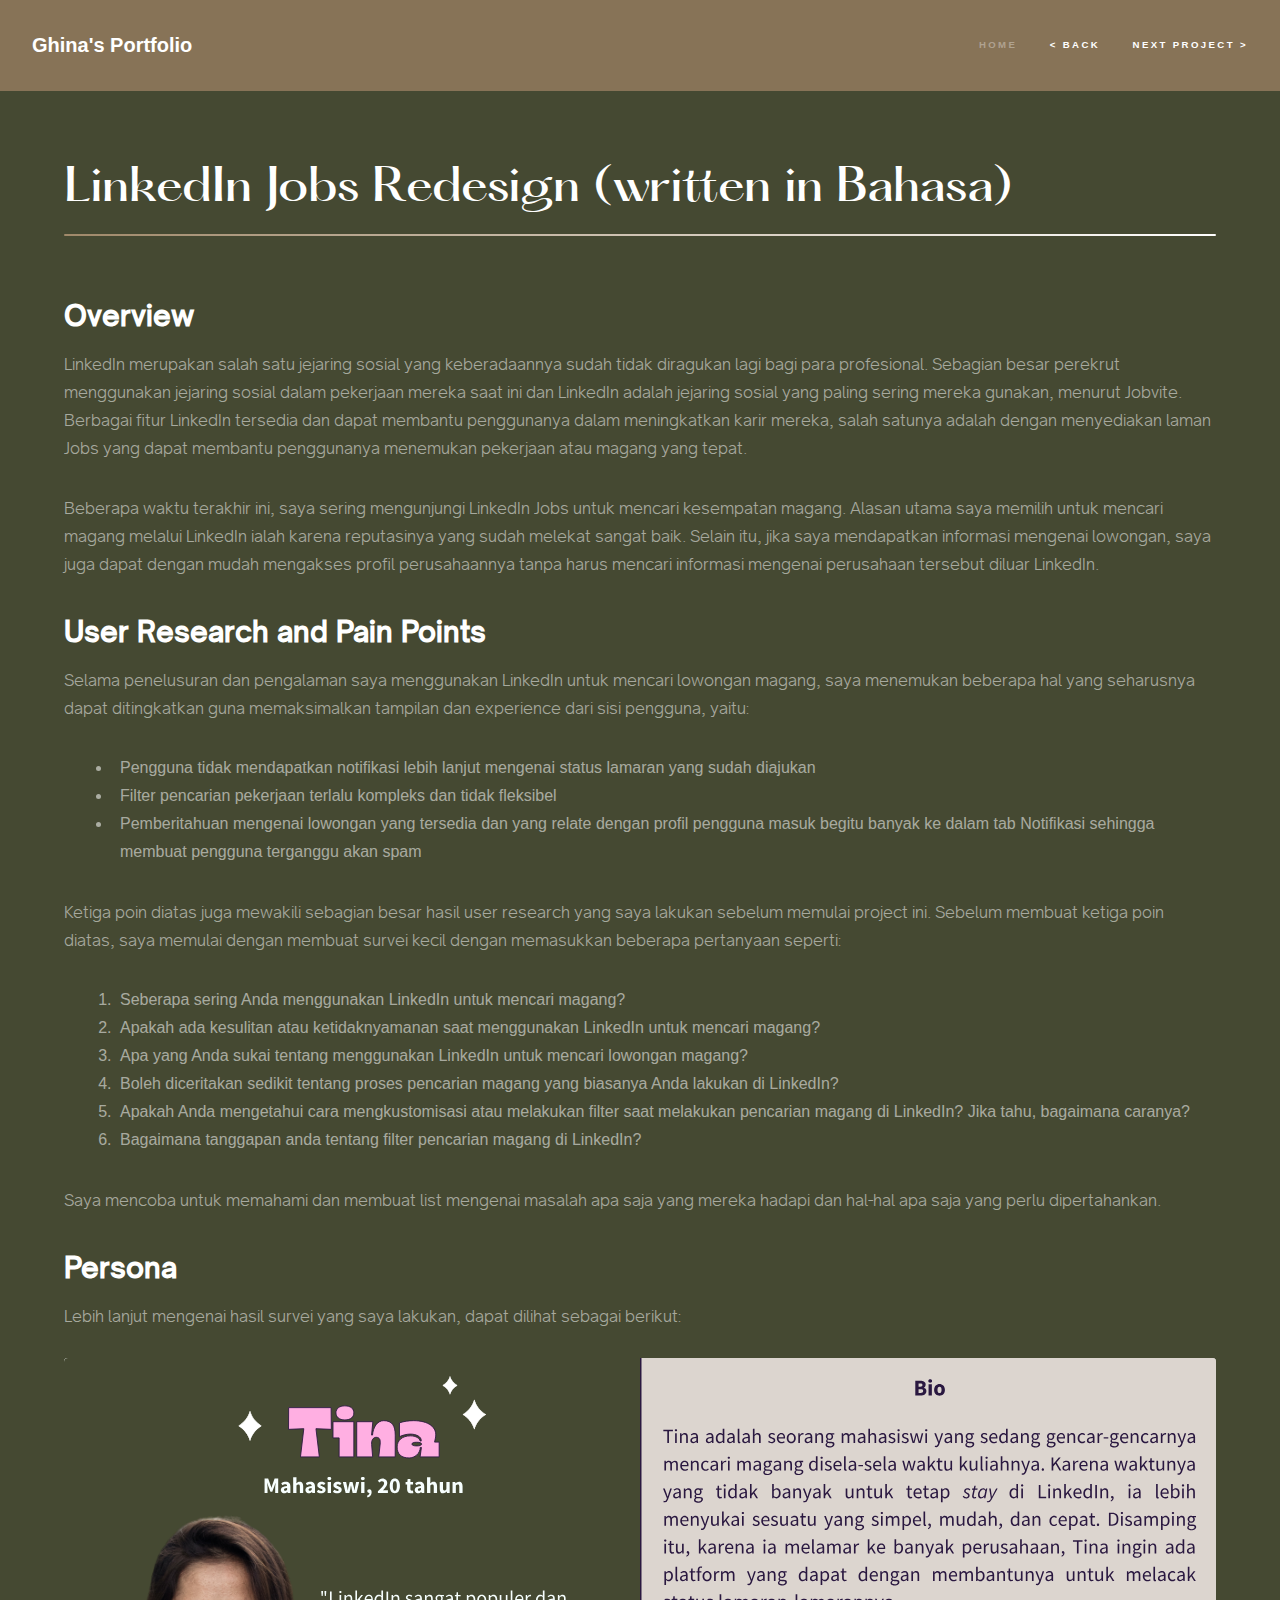
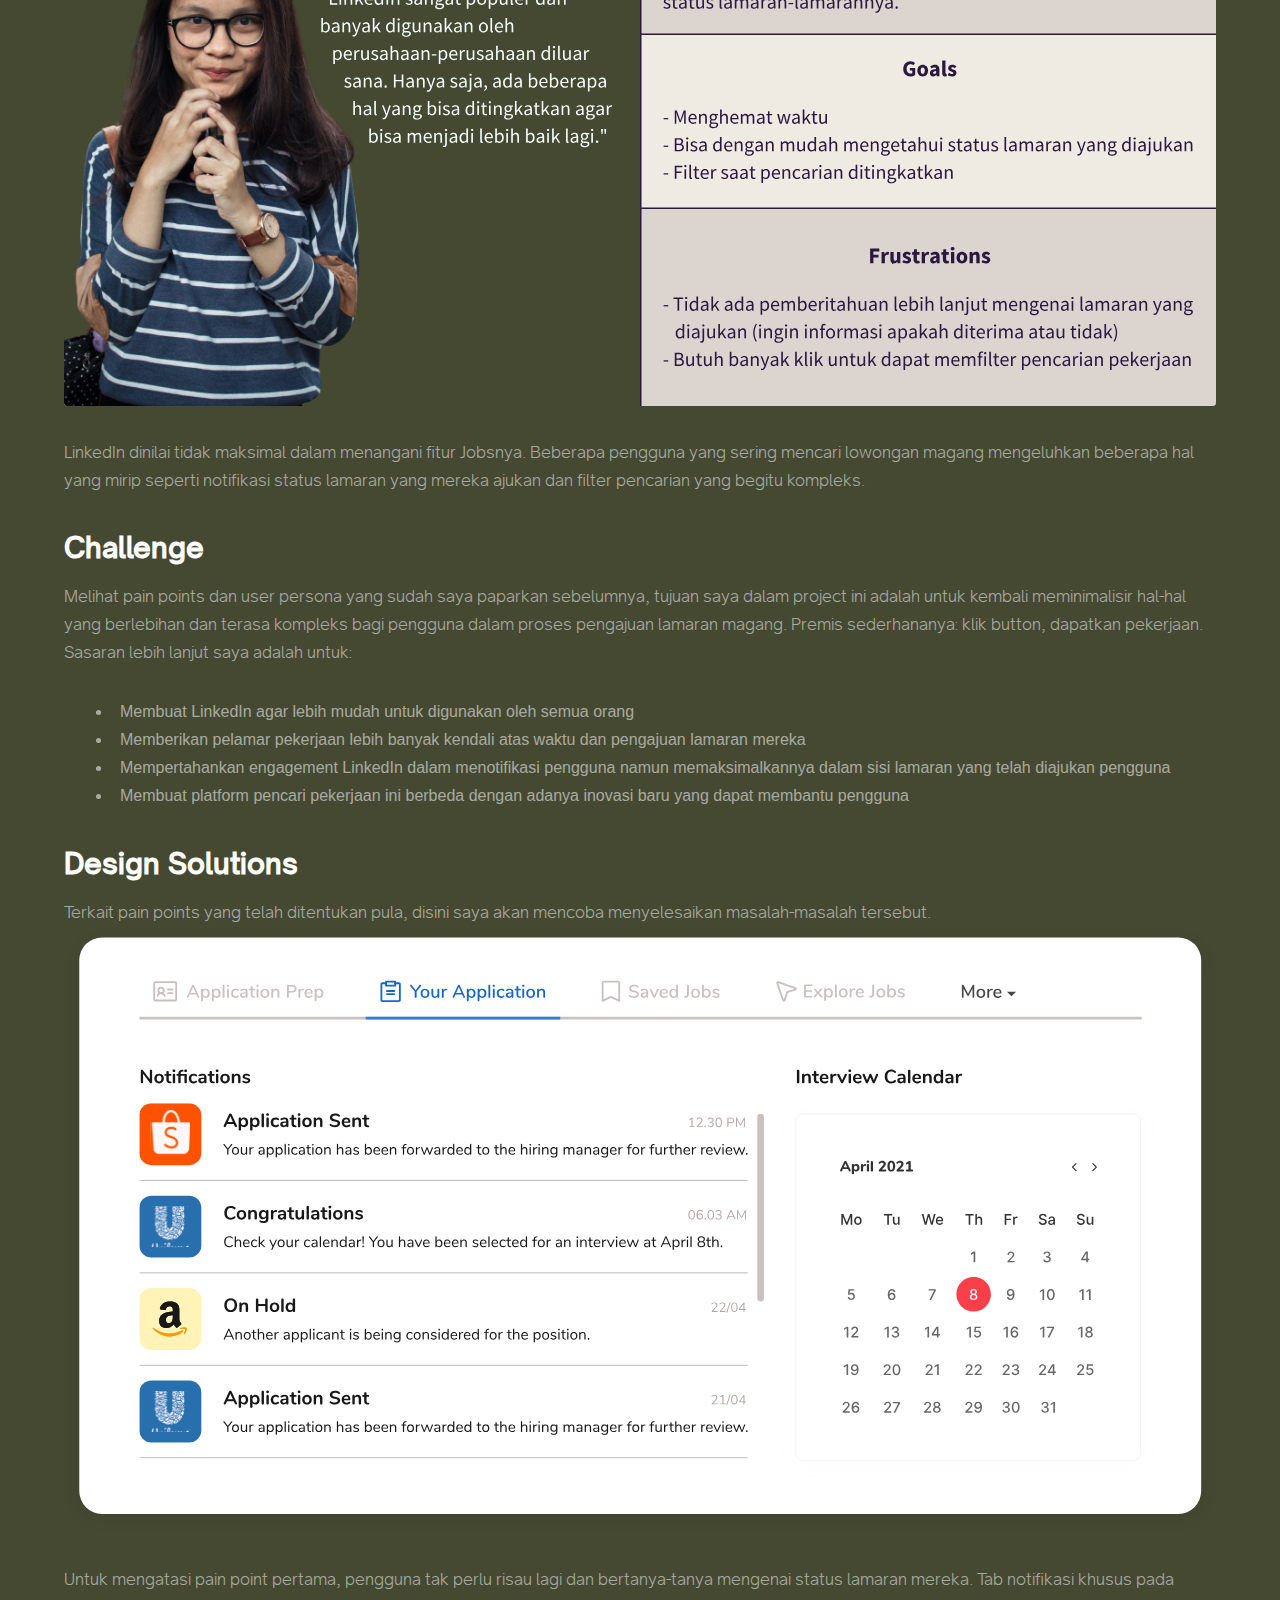
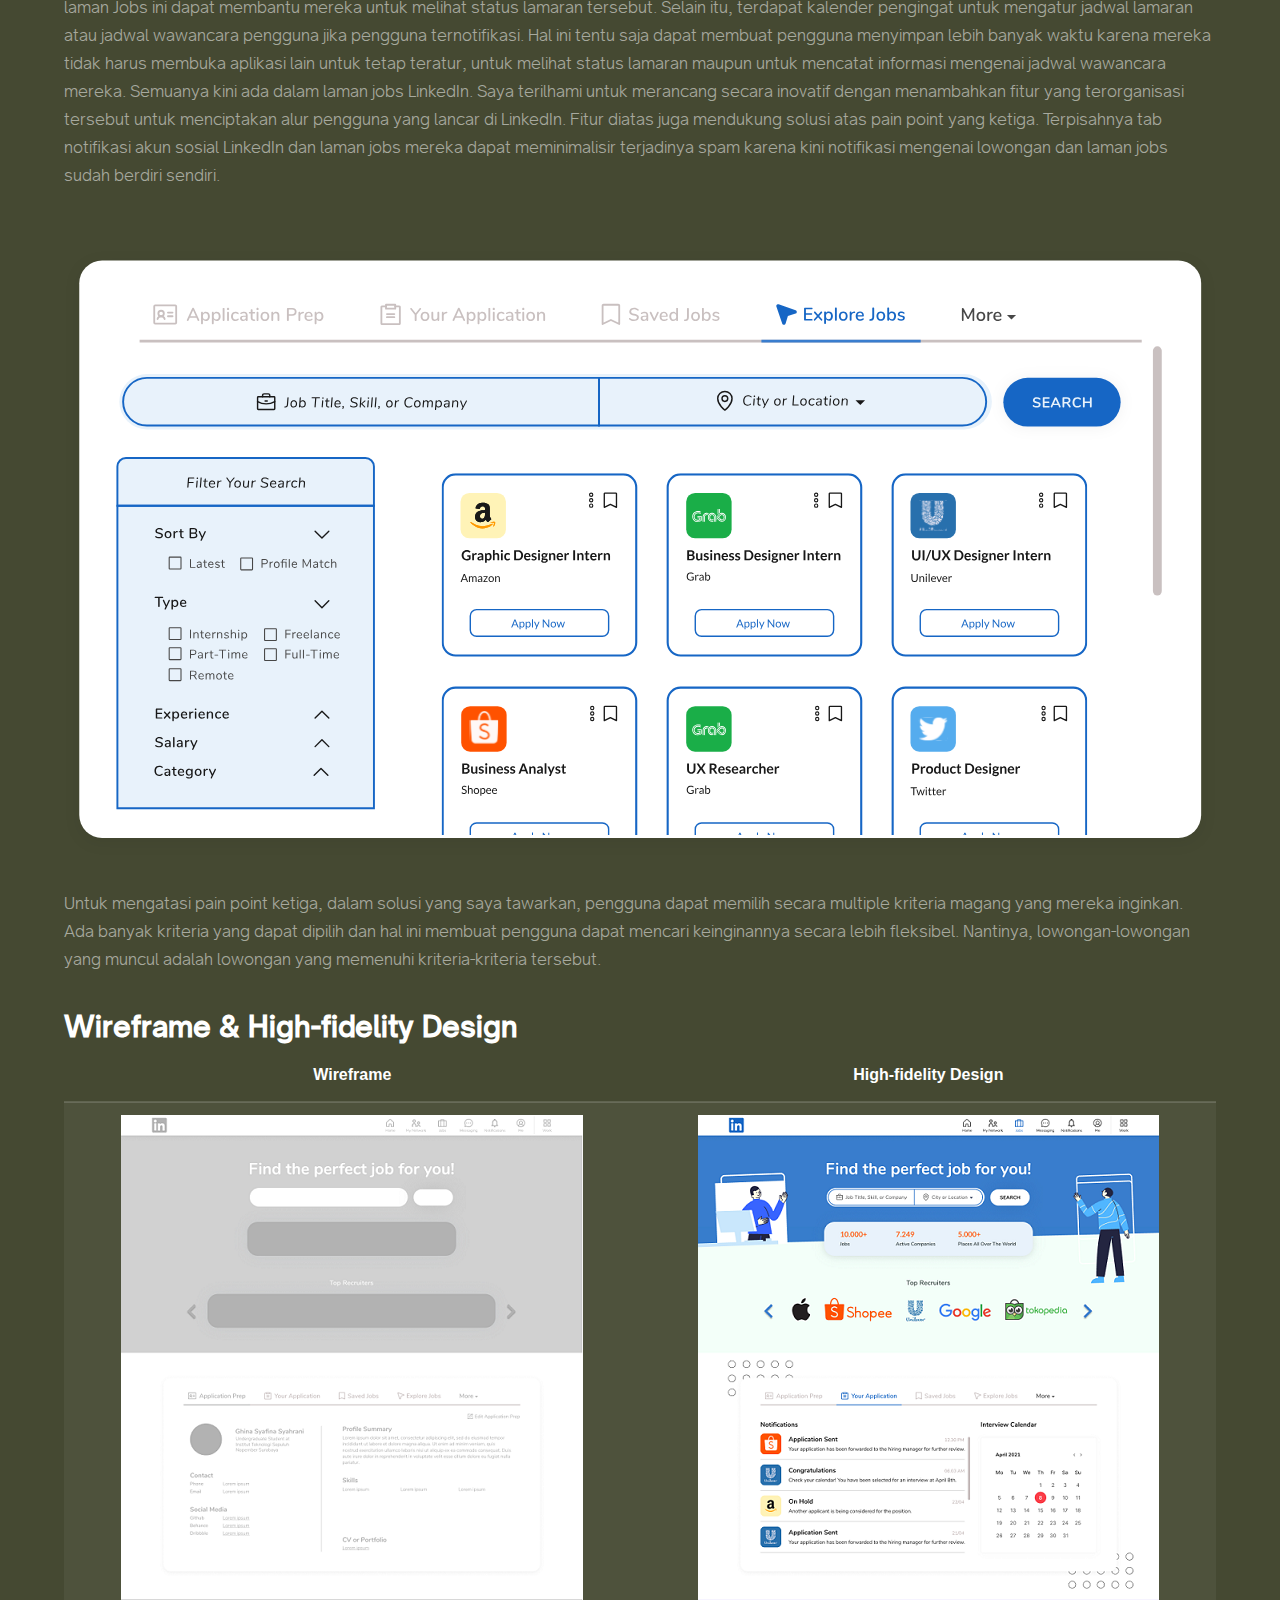
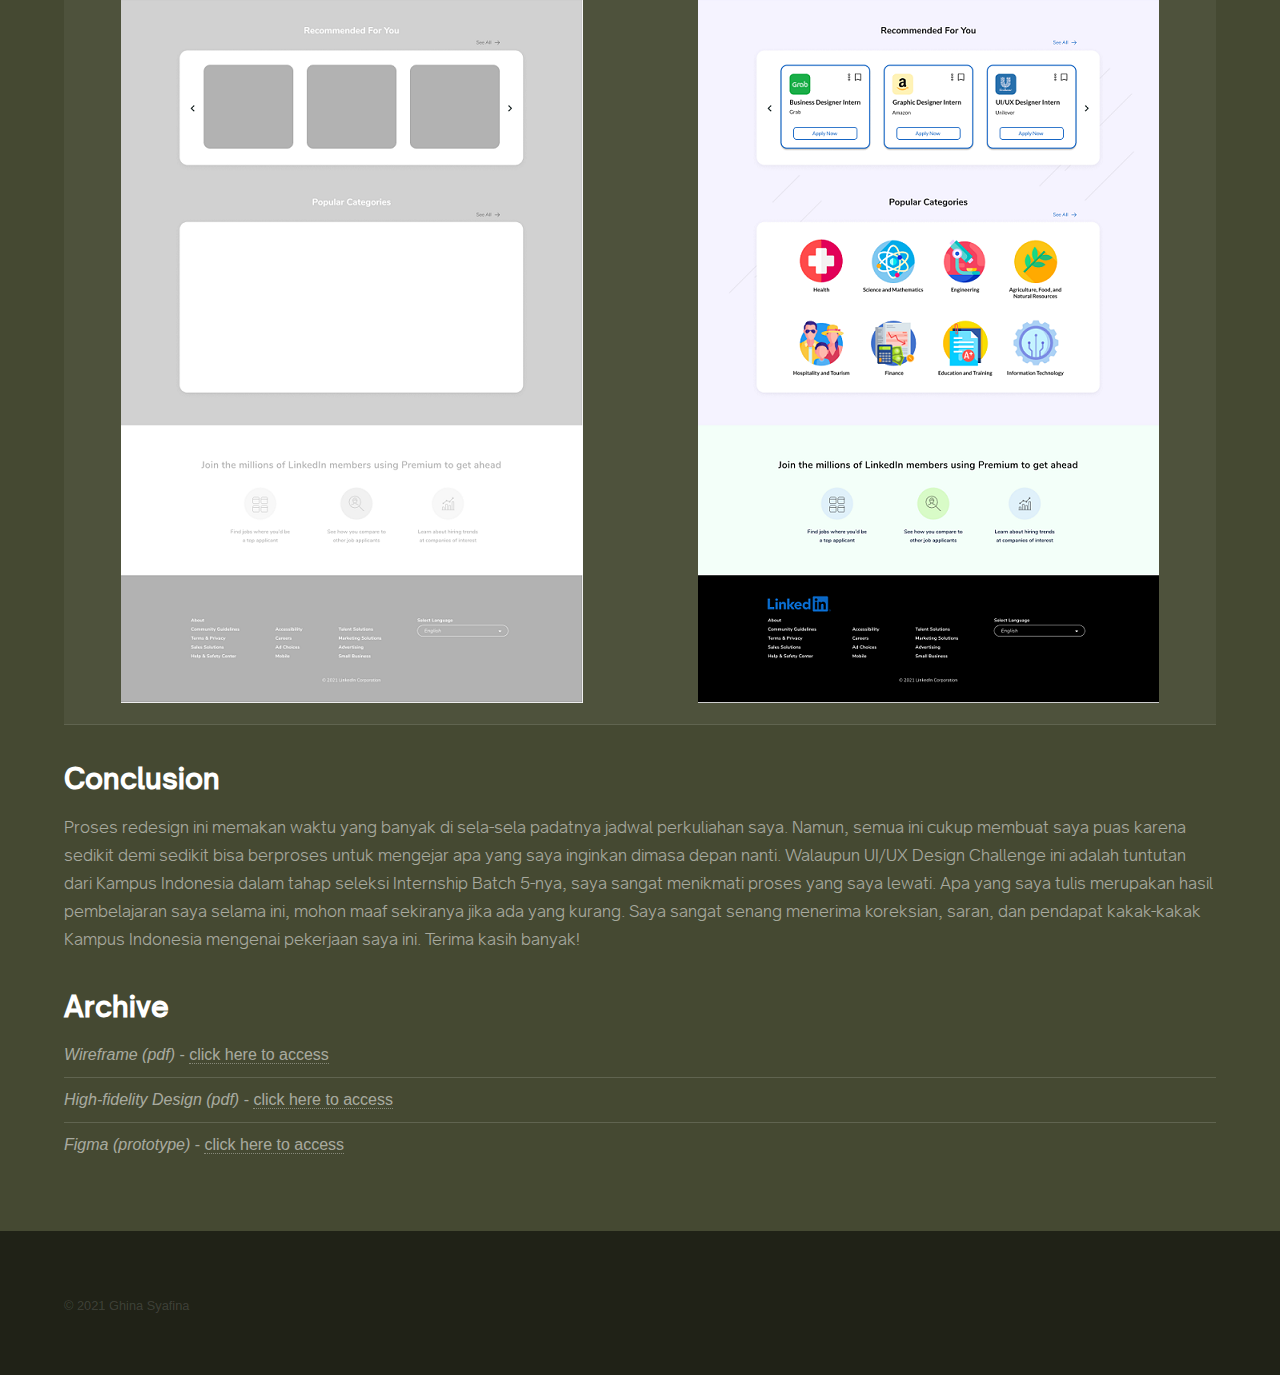
<file: kampusindonesia.html>
<!DOCTYPE html>
<!--
	Hyperspace by HTML5 UP
	html5up.net | @ajlkn
	Free for personal and commercial use under the CCA 3.0 license (html5up.net/license)
-->
<html>
  <head>
    <title>Ghina's Portfolio</title>
    <meta charset="utf-8" />
    <meta
      name="viewport"
      content="width=device-width, initial-scale=1, user-scalable=no"
    />
    <link rel="stylesheet" href="assets/css/main.css" />
    <noscript
      ><link rel="stylesheet" href="assets/css/noscript.css"
    /></noscript>
  </head>
  <body class="is-preload">
    <!-- Header -->
    <header id="header">
      <a href="index.html" class="title">Ghina's Portfolio</a>
      <nav>
        <ul>
          <li><a href="index.html">Home</a></li>
          <li><a href="latihid.html" class="active">&lt; Back</a></li>
          <li><a href="comingsoon.html" class="active">Next Project &gt;</a></li>
          <!-- <li><a href="elements.html">Elements</a></li> -->
        </ul>
      </nav>
    </header>

    <!-- Wrapper -->
    <div id="wrapper">
      <!-- Main -->
      <section id="main" class="wrapper">
        <div class="inner">
          <h1 class="major">LinkedIn Jobs Redesign (written in Bahasa)</h1>
          <h2>Overview</h2>
          <p>
            LinkedIn merupakan salah satu jejaring sosial yang keberadaannya sudah 
            tidak diragukan lagi bagi para profesional. Sebagian besar perekrut
             menggunakan jejaring sosial dalam pekerjaan mereka saat ini dan LinkedIn 
             adalah jejaring sosial yang paling sering mereka gunakan, menurut Jobvite. 
             Berbagai fitur LinkedIn tersedia dan dapat membantu penggunanya dalam meningkatkan 
             karir mereka, salah satunya adalah dengan menyediakan laman Jobs yang dapat membantu 
             penggunanya menemukan pekerjaan atau magang yang tepat.
          </p>
          <p>
            Beberapa waktu terakhir ini, saya sering mengunjungi LinkedIn Jobs untuk mencari kesempatan magang. Alasan utama saya memilih untuk mencari magang melalui LinkedIn ialah karena reputasinya yang sudah melekat sangat baik. Selain itu, jika saya mendapatkan informasi mengenai lowongan, saya juga dapat dengan mudah mengakses profil perusahaannya tanpa harus mencari informasi mengenai perusahaan tersebut diluar LinkedIn. 
          </p>
          <h2>User Research and Pain Points</h2>
          <p>
            Selama penelusuran dan pengalaman saya menggunakan LinkedIn untuk mencari lowongan magang, saya menemukan beberapa hal yang seharusnya dapat ditingkatkan guna memaksimalkan tampilan dan experience dari sisi pengguna, yaitu:
			<ul style="margin-left: 2em;">
				<li>Pengguna tidak mendapatkan notifikasi lebih lanjut mengenai status lamaran yang sudah diajukan</li>
				<li>Filter pencarian pekerjaan terlalu kompleks dan tidak fleksibel</li>
				<li>Pemberitahuan mengenai lowongan yang tersedia dan yang relate dengan profil pengguna masuk begitu banyak ke dalam tab Notifikasi sehingga membuat pengguna terganggu akan spam</li>
			</ul>
		  </p>
      <p>
        Ketiga poin diatas juga mewakili sebagian besar hasil user research yang saya lakukan sebelum memulai project ini. Sebelum membuat ketiga poin diatas, saya memulai dengan membuat survei kecil dengan memasukkan beberapa pertanyaan seperti:
        <ol style="margin-left: 2em;">
          <li>Seberapa sering Anda menggunakan LinkedIn untuk mencari magang?</li>
          <li>Apakah ada kesulitan atau ketidaknyamanan saat menggunakan LinkedIn untuk mencari magang?</li>
        <li>Apa yang Anda sukai tentang menggunakan LinkedIn untuk mencari lowongan magang?</li>  
        <li>Boleh diceritakan sedikit tentang proses pencarian magang yang biasanya Anda lakukan di LinkedIn?</li>
        <li>Apakah Anda mengetahui cara mengkustomisasi atau melakukan filter saat melakukan pencarian magang di LinkedIn? Jika tahu, bagaimana caranya?</li>
        <li>Bagaimana tanggapan anda tentang filter pencarian magang di LinkedIn?</li>
        </ol>
      </p>
      <p>
        Saya mencoba untuk memahami dan membuat list mengenai masalah apa saja yang mereka hadapi dan hal-hal apa saja yang perlu dipertahankan.
      </p>

      <h2>Persona</h2>
		  <p> 
        Lebih lanjut mengenai hasil survei yang saya lakukan, dapat dilihat sebagai berikut:
      <br></br>
      <span class="image fit"><img src="images/kipersona.svg" alt="" style="width: 100%, height: auto"/></span>
		  </p>
      <p>
        LinkedIn dinilai tidak maksimal dalam menangani fitur Jobsnya. Beberapa pengguna yang sering mencari lowongan magang mengeluhkan beberapa hal yang mirip seperti notifikasi status lamaran yang mereka ajukan dan filter pencarian yang begitu kompleks.
      </p>
		  <h2>Challenge</h2>
		  <p>
        Melihat pain points dan user persona yang sudah saya paparkan sebelumnya, tujuan saya dalam project ini adalah untuk kembali meminimalisir hal-hal yang berlebihan dan terasa kompleks bagi pengguna dalam proses pengajuan lamaran magang. Premis sederhananya: klik button, dapatkan pekerjaan. Sasaran lebih lanjut saya adalah untuk:
        <ul style="margin-left: 2em;">
          <li>Membuat LinkedIn agar lebih mudah untuk digunakan oleh semua orang</li>
          <li>Memberikan pelamar pekerjaan lebih banyak kendali atas waktu dan pengajuan lamaran mereka</li>
          <li>Mempertahankan engagement LinkedIn dalam menotifikasi pengguna namun memaksimalkannya dalam sisi lamaran yang telah diajukan pengguna</li>
          <li>Membuat platform pencari pekerjaan ini berbeda dengan adanya inovasi baru yang dapat membantu pengguna</li>
        </ul>
		  </p>

      <h2>Design Solutions</h2>
      <p>Terkait pain points yang telah ditentukan pula, disini saya akan mencoba menyelesaikan masalah-masalah tersebut.
        <span class="image fit"><img src="images/kifeatures.svg" alt="" style="width: 100%, height: auto"/></span>
        Untuk mengatasi pain point pertama, pengguna tak perlu risau lagi dan bertanya-tanya mengenai status lamaran mereka. Tab notifikasi khusus pada laman Jobs ini dapat membantu mereka untuk melihat status lamaran tersebut. Selain itu, terdapat kalender pengingat untuk mengatur jadwal lamaran atau jadwal wawancara pengguna jika pengguna ternotifikasi. Hal ini tentu saja dapat membuat pengguna menyimpan lebih banyak waktu karena mereka tidak harus membuka aplikasi lain untuk tetap teratur, untuk melihat status lamaran maupun untuk mencatat informasi mengenai jadwal wawancara mereka. Semuanya kini ada dalam laman jobs LinkedIn. Saya terilhami untuk merancang secara inovatif dengan menambahkan fitur yang terorganisasi tersebut untuk menciptakan alur pengguna yang lancar di LinkedIn. Fitur diatas juga mendukung solusi atas pain point yang ketiga. Terpisahnya tab notifikasi akun sosial LinkedIn dan laman jobs mereka dapat meminimalisir terjadinya spam karena kini notifikasi mengenai lowongan dan laman jobs sudah berdiri sendiri.
      </p>
        <br>
      <p>
          <span class="image fit"><img src="images/kifeatures2.svg" alt="" style="width: 100%, height: auto"/></span>
          Untuk mengatasi pain point ketiga, dalam solusi yang saya tawarkan, pengguna dapat memilih secara multiple kriteria magang yang mereka inginkan. Ada banyak kriteria yang dapat dipilih dan hal ini membuat pengguna dapat mencari keinginannya secara lebih fleksibel. Nantinya, lowongan-lowongan yang muncul adalah lowongan yang memenuhi kriteria-kriteria tersebut.
      </p>

      <h2>Wireframe & High-fidelity Design</h2>
      <table>
        <thead>
          <tr>
            <th style="text-align: center;">Wireframe</th>
            <th style="text-align: center;">High-fidelity Design</th>
          </tr>
        </thead>
        <tbody>
        <tr>
          <td class="top" style="text-align: center;">
            <img src="images/kiwireframe.png" alt="" />
            
          </td>
          <td style="text-align: center;">
            <img src="images/kihifi.png" alt="" />
            </td>
        </tr>
        </tbody>
        </table>

        <h2>Conclusion</h2>
        <p>Proses redesign ini memakan waktu yang banyak di sela-sela padatnya jadwal perkuliahan saya. Namun, semua ini cukup membuat saya puas karena sedikit demi sedikit bisa berproses untuk mengejar apa yang saya inginkan dimasa depan nanti. Walaupun UI/UX Design Challenge ini adalah tuntutan dari Kampus Indonesia dalam tahap seleksi Internship Batch 5-nya, saya sangat menikmati proses yang saya lewati. Apa yang saya tulis merupakan hasil pembelajaran saya selama ini, mohon maaf sekiranya jika ada yang kurang. Saya sangat senang menerima koreksian, saran, dan pendapat kakak-kakak Kampus Indonesia mengenai pekerjaan saya ini. Terima kasih banyak!        </p>

      <h2>Archive</h2>
					<ul class="alt">
						<li><em>Wireframe (pdf)</em> - <a href="https://drive.google.com/file/d/1RN-ci7KIhSoRKSzR_53SKTfXQwA6Iwsy/view?usp=sharing" target="_blank" rel="noopener noreferrer">click here to access</a></li>
            <li><em>High-fidelity Design (pdf)</em> - <a href="https://drive.google.com/file/d/16X6iUHLWcl0idfJPUxxYXA9S5D9qfPei/view?usp=sharing" target="_blank" rel="noopener noreferrer">click here to access</a></li>
						<li><em>Figma (prototype)</em> - <a href="https://www.figma.com/proto/rjPQS6rngDkzk7bjoqOmwk/Task-1_UIUX-Designer_Ghina-Syafina-Syahrani?node-id=1%3A9&viewport=958%2C603%2C0.036984607577323914&scaling=scale-down-width" target="_blank" rel="noopener noreferrer">click here to access</a></li>
            <!-- <li>Sagittis adipiscing.</li>
						<li>Felis enim feugiat.</li> -->
					</ul>
        </div>
      </section>
    </div>

    <!-- Footer -->
    <footer id="footer" class="wrapper alt">
      <div class="inner">
        <ul class="menu">
          <li>&copy; 2021  Ghina Syafina</li>
        </ul>
      </div>
    </footer>

    <!-- Scripts -->
    <script src="assets/js/jquery.min.js"></script>
    <script src="assets/js/jquery.scrollex.min.js"></script>
    <script src="assets/js/jquery.scrolly.min.js"></script>
    <script src="assets/js/browser.min.js"></script>
    <script src="assets/js/breakpoints.min.js"></script>
    <script src="assets/js/util.js"></script>
    <script src="assets/js/main.js"></script>
  </body>
</html>
</file>
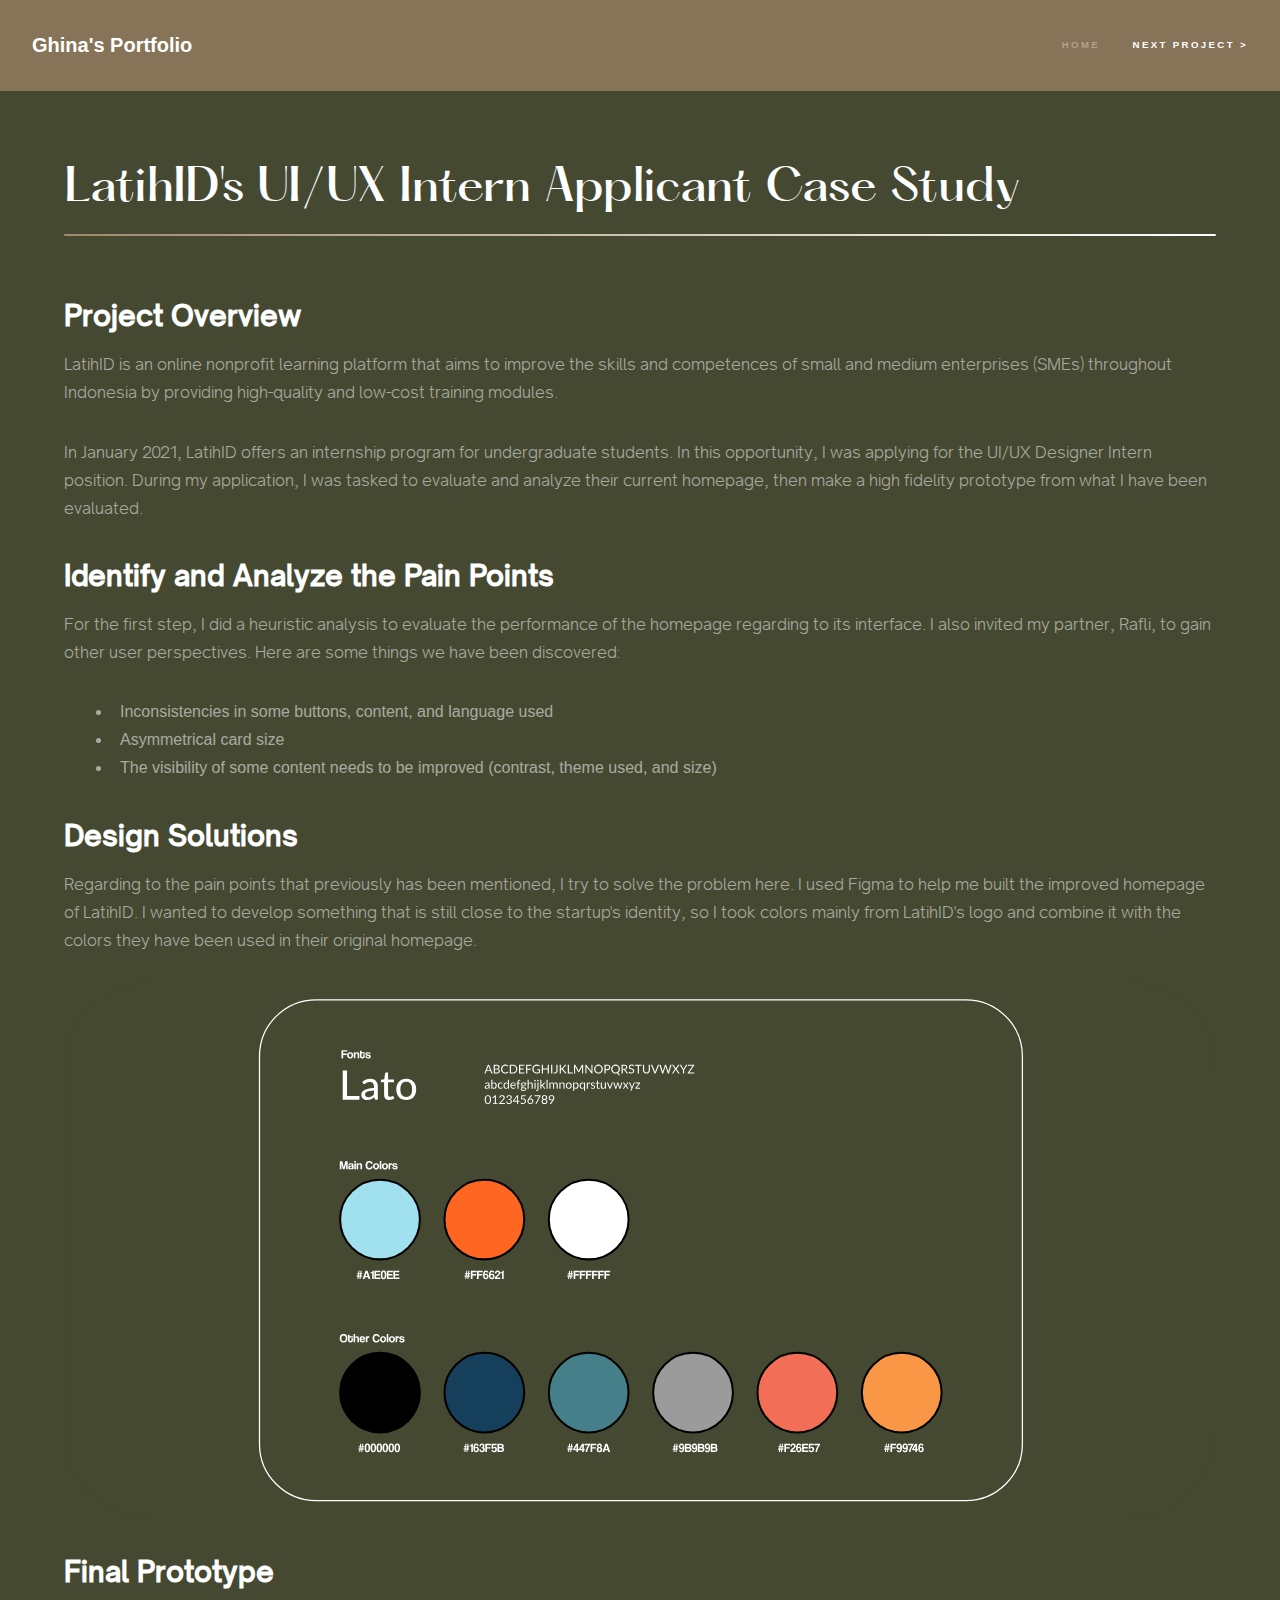
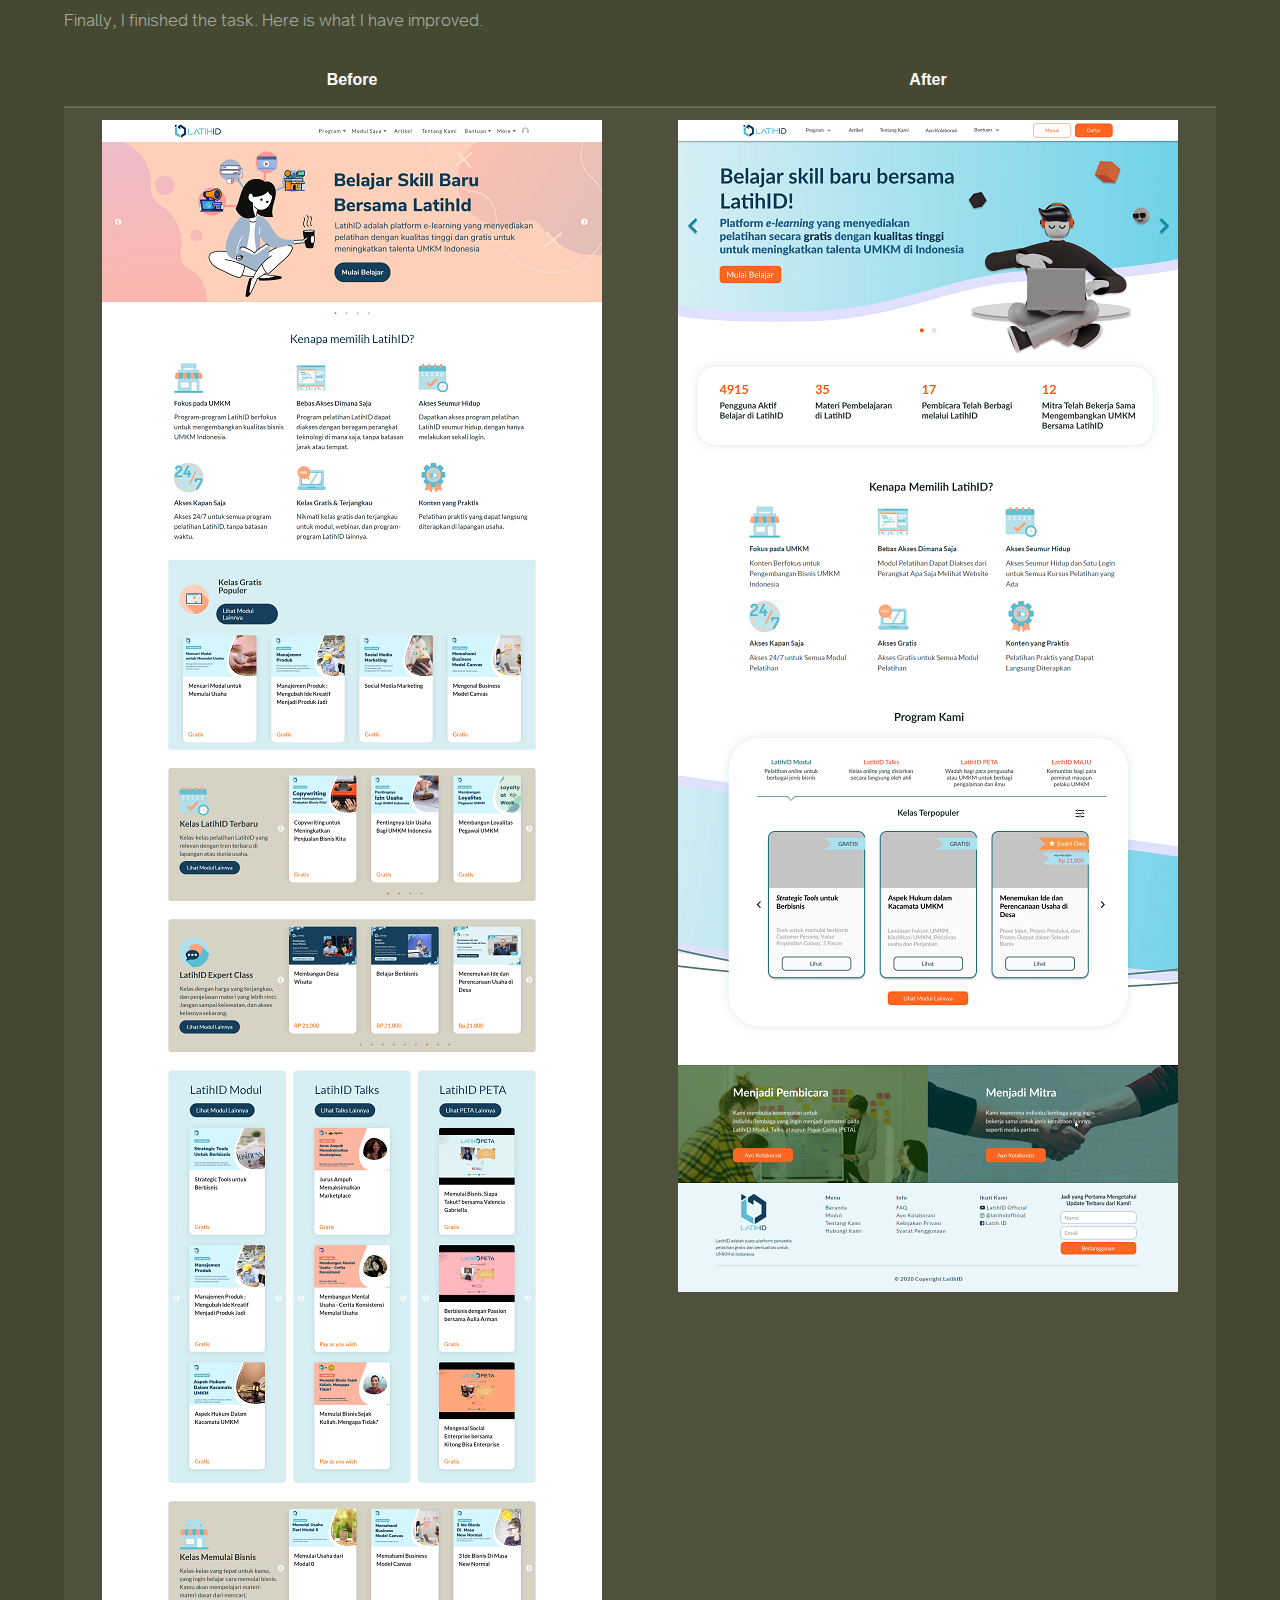
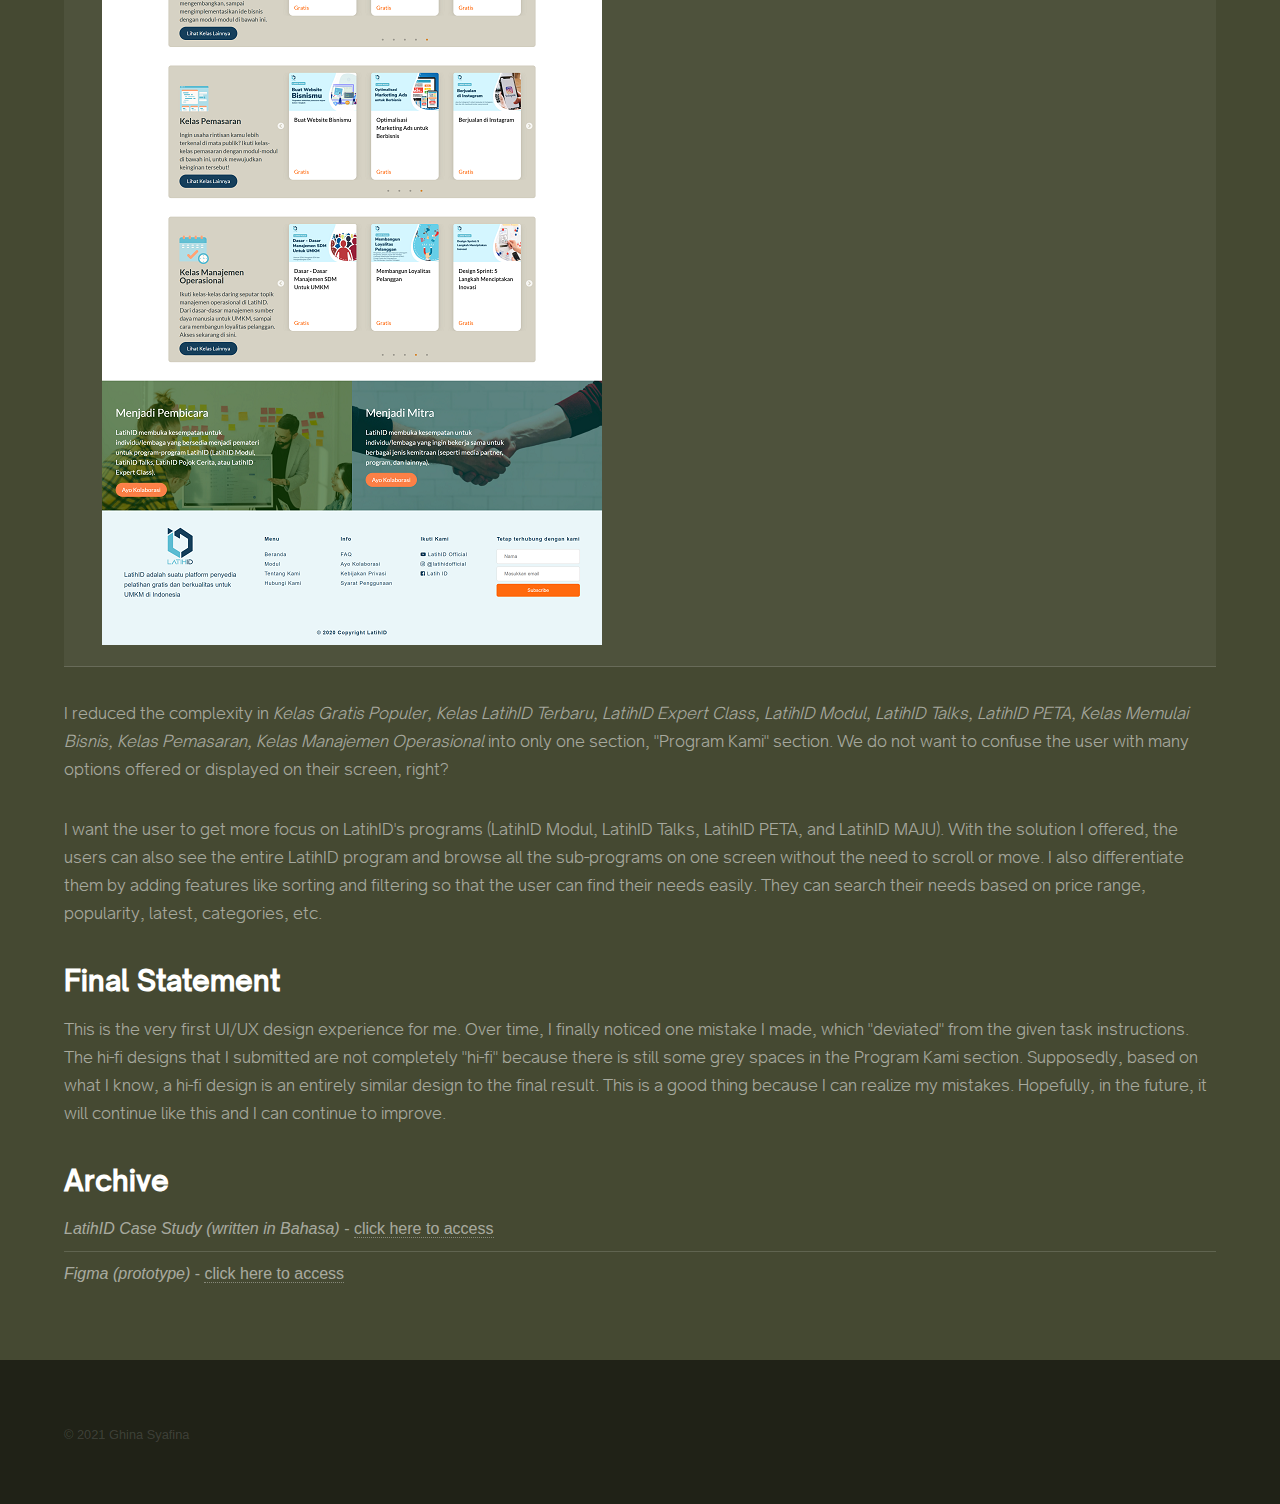
<file: latihid.html>
<!DOCTYPE html>
<!--
	Hyperspace by HTML5 UP
	html5up.net | @ajlkn
	Free for personal and commercial use under the CCA 3.0 license (html5up.net/license)
-->
<html>
  <head>
    <title>Ghina's Portfolio</title>
    <meta charset="utf-8" />
    <meta
      name="viewport"
      content="width=device-width, initial-scale=1, user-scalable=no"
    />
    <link rel="stylesheet" href="assets/css/main.css" />
    <noscript
      ><link rel="stylesheet" href="assets/css/noscript.css"
    /></noscript>
  </head>
  <body class="is-preload">
    <!-- Header -->
    <header id="header">
      <a href="index.html" class="title">Ghina's Portfolio</a>
      <nav>
        <ul>
          <li><a href="index.html">Home</a></li>
          <li><a href="kampusindonesia.html" class="active">Next Project &gt;</a></li>
          <!-- <li><a href="elements.html">Elements</a></li> -->
        </ul>
      </nav>
    </header>

    <!-- Wrapper -->
    <div id="wrapper">
      <!-- Main -->
      <section id="main" class="wrapper">
        <div class="inner">
          <h1 class="major">LatihID's UI/UX Intern Applicant Case Study</h1>
          <h2>Project Overview</h2>
          <p>
            LatihID is an online nonprofit learning platform that aims to
            improve the skills and competences of small and medium enterprises
            (SMEs) throughout Indonesia by providing high-quality and low-cost
            training modules.
          </p>
          <p>
            In January 2021, LatihID offers an internship program for
            undergraduate students. In this opportunity, I was applying for the
            UI/UX Designer Intern position. During my application, I was tasked
            to evaluate and analyze their current homepage, then make a high
            fidelity prototype from what I have been evaluated.
          </p>
          <h2>Identify and Analyze the Pain Points</h2>
          <p>
            For the first step, I did a heuristic analysis to evaluate the
            performance of the homepage regarding to its interface. I also invited my partner, Rafli, to gain other user perspectives. Here are some
			things we have been discovered:
			<ul style="margin-left: 2em;">
				<li>Inconsistencies in some buttons, content, and language used</li>
				<li>Asymmetrical card size</li>
				<li>The visibility of some content needs to be improved (contrast, theme used, and size)</li>
			</ul>
		  </p>

      <h2>Design Solutions</h2>
		  <p> 
      Regarding to the pain points that previously has been mentioned, I try to solve the problem here. I used Figma to help me built the improved homepage of LatihID. I wanted to develop something that is still close to the startup's identity, so I took colors mainly from LatihID's logo and combine it with the colors they have been used in their original homepage.
      <br></br>
      <span class="image fit"><img src="images/latihidpalette.svg" alt="" style="width: 100%, height: auto"/></span>
		  </p>
		  <h2>Final Prototype</h2>
		  <p>
			Finally, I finished the task. Here is what I have improved.
		  </p>

      <table>
        <thead>
          <tr>
            <th style="text-align: center;">Before</th>
            <th style="text-align: center;">After</th>
          </tr>
        </thead>
        <tbody>
        <tr>
          <td class="top" style="text-align: center;">
            <img src="images/latihidbefore.png" alt="" />
            
          </td>
          <td style="text-align: center;">
            <img src="images/latihidafter.png" alt="" />
            </td>
        </tr>
        </tbody>
        </table>

        <p>I reduced the complexity in <em>Kelas Gratis Populer, Kelas LatihID Terbaru, 
          LatihID Expert Class, LatihID Modul, LatihID Talks, LatihID PETA, Kelas Memulai Bisnis, 
          Kelas Pemasaran, Kelas Manajemen Operasional </em> into only one section,
          "Program Kami" section. We do not want to confuse the user with many options
          offered or displayed on their screen, right?</p>
          
        <p>I want the user to get more focus on LatihID's programs
          (LatihID Modul, LatihID Talks, LatihID PETA, and LatihID MAJU). With the solution 
          I offered, the users can also see the entire LatihID program and browse all the 
          sub-programs on one screen without the need to scroll or move. I also differentiate them by adding features like 
          sorting and filtering so that the user can find their needs easily. They can search their needs based on 
          price range, popularity, latest, categories, etc.
        </p>

      <h2>Final Statement</h2>
      <p>This is the very first UI/UX design experience for me. Over time, I finally noticed one mistake I made, which "deviated" from the given task instructions. The hi-fi designs that I submitted are not completely "hi-fi" because there is still some grey spaces in the Program Kami section. Supposedly, based on what I know, a hi-fi design is an entirely similar design to the final result. This is a good thing because I can realize my mistakes. Hopefully, in the future, it will continue like this and I can continue to improve.</p>

      <h2>Archive</h2>
					<ul class="alt">
						<li><em>LatihID Case Study (written in Bahasa)</em> - <a href="https://drive.google.com/file/d/1KZXQldTsZE_r16G4sIYeblNgzBm3jjr_/view?usp=sharing" target="_blank" rel="noopener noreferrer">click here to access</a></li>
						<li><em>Figma (prototype)</em> - <a href="https://www.figma.com/proto/ThISqDr9P24uENvsZeLje4/LatihID-Case-Study?page-id=0%3A1&node-id=10%3A24&viewport=-773%2C458%2C0.11272832751274109&scaling=scale-down-width&starting-point-node-id=10%3A24" target="_blank" rel="noopener noreferrer">click here to access</a></li>
            
            <!-- <li>Sagittis adipiscing.</li>
						<li>Felis enim feugiat.</li> -->
					</ul>
        </div>
      </section>
    </div>

    <!-- Footer -->
    <footer id="footer" class="wrapper alt">
      <div class="inner">
        <ul class="menu">
          <li>&copy; 2021  Ghina Syafina</li>
        </ul>
      </div>
    </footer>

    <!-- Scripts -->
    <script src="assets/js/jquery.min.js"></script>
    <script src="assets/js/jquery.scrollex.min.js"></script>
    <script src="assets/js/jquery.scrolly.min.js"></script>
    <script src="assets/js/browser.min.js"></script>
    <script src="assets/js/breakpoints.min.js"></script>
    <script src="assets/js/util.js"></script>
    <script src="assets/js/main.js"></script>
  </body>
</html>
</file>
<file: assets/css/main.css>
/*
	Hyperspace by HTML5 UP
	html5up.net | @ajlkn
	Free for personal and commercial use under the CCA 3.0 license (html5up.net/license)
*/

@font-face {
  font-family: "hattonmedium";
  src: url("/assets/webfonts/hatton-medium-webfont.woff2") format("woff2");
  url("/assets/webfonts/hatton-medium-webfont.woff")
  format("woff");
  font-weight: normal;
  font-style: normal;
}

@font-face {
  font-family: "hattonregular";
  src: url("/assets/webfonts/hatton-regular-webfont.woff2") format("woff2");
  url("/assets/webfonts/hatton-regular-webfont.woff")
      format("woff");
  font-weight: normal;
  font-style: normal;
}

@font-face {
  font-family: 'open_sauce_sanslight';
  src: url('/assets/webfonts/opensaucesans-light-webfont.woff2') format('woff2'),
       url('/assets/webfonts/opensaucesans-light-webfont.woff') format('woff');
  font-weight: normal;
  font-style: normal;

}

@font-face {
  font-family: 'open_sauce_sanslight_italic';
  src: url('/assets/webfonts/opensaucesans-lightitalic-webfont.woff2') format('woff2'),
       url('/assets/webfonts/opensaucesans-lightitalic-webfont.woff') format('woff');
  font-weight: normal;
  font-style: normal;

}

@font-face {
  font-family: 'open_sauce_sansmedium';
  src: url('/assets/webfonts/opensaucesans-medium-webfont.woff2') format('woff2'),
       url('/assets/webfonts/opensaucesans-medium-webfont.woff') format('woff');
  font-weight: normal;
  font-style: normal;

}

@font-face {
  font-family: 'open_sauce_sansmedium_italic';
  src: url('/assets/webfonts/opensaucesans-mediumitalic-webfont.woff2') format('woff2'),
       url('/assets/webfonts/opensaucesans-mediumitalic-webfont.woff') format('woff');
  font-weight: normal;
  font-style: normal;

}

@font-face {
  font-family: 'open_sauce_sansregular';
  src: url('/assets/webfonts/opensaucesans-regular-webfont.woff2') format('woff2'),
       url('/assets/webfonts/opensaucesans-regular-webfont.woff') format('woff');
  font-weight: normal;
  font-style: normal;

}

.top{
  vertical-align:top;
  }

html,
body,
div,
span,
applet,
object,
iframe,
h1,
h2,
h3,
h4,
h5,
h6,
p,
blockquote,
pre,
a,
abbr,
acronym,
address,
big,
cite,
code,
del,
dfn,
em,
img,
ins,
kbd,
q,
s,
samp,
small,
strike,
strong,
sub,
sup,
tt,
var,
b,
u,
i,
center,
dl,
dt,
dd,
ol,
ul,
li,
fieldset,
form,
label,
legend,
table,
caption,
tbody,
tfoot,
thead,
tr,
th,
td,
article,
aside,
canvas,
details,
embed,
figure,
figcaption,
footer,
header,
hgroup,
menu,
nav,
output,
ruby,
section,
summary,
time,
mark,
audio,
video {
  margin: 0;
  padding: 0;
  border: 0;
  font-size: 100%;
  font: inherit;
  vertical-align: baseline;
}

article,
aside,
details,
figcaption,
figure,
footer,
header,
hgroup,
menu,
nav,
section {
  display: block;
}

body {
  line-height: 1;
}

ol,
ul {
  list-style: none;
}

blockquote,
q {
  quotes: none;
}

blockquote:before,
blockquote:after,
q:before,
q:after {
  content: "";
  content: none;
}

table {
  border-collapse: collapse;
  border-spacing: 0;
}

body {
  -webkit-text-size-adjust: none;
}

mark {
  background-color: transparent;
  color: inherit;
}

input::-moz-focus-inner {
  border: 0;
  padding: 0;
}

input,
select,
textarea {
  -moz-appearance: none;
  -webkit-appearance: none;
  -ms-appearance: none;
  appearance: none;
}

/* Basic */

@-ms-viewport {
  width: device-width;
}

body {
  -ms-overflow-style: scrollbar;
}

@media screen and (max-width: 480px) {
  html,
  body {
    min-width: 320px;
  }
}

html {
  box-sizing: border-box;
}

*,
*:before,
*:after {
  box-sizing: inherit;
}

body {
  background: #454932;
}

body.is-preload *,
body.is-preload *:before,
body.is-preload *:after {
  -moz-animation: none !important;
  -webkit-animation: none !important;
  -ms-animation: none !important;
  animation: none !important;
  -moz-transition: none !important;
  -webkit-transition: none !important;
  -ms-transition: none !important;
  transition: none !important;
}

/* Type */

body,
input,
select,
textarea {
  color: rgba(255, 255, 255, 0.55);
  font-family: Arial, Helvetica, sans-serif;
  font-size: 16.5pt;
  font-weight: normal;
  line-height: 1.75;
}

@media screen and (max-width: 1680px) {
  body,
  input,
  select,
  textarea {
    font-size: 13pt;
  }
}

@media screen and (max-width: 1280px) {
  body,
  input,
  select,
  textarea {
    font-size: 12pt;
  }
}

@media screen and (max-width: 360px) {
  body,
  input,
  select,
  textarea {
    font-size: 11pt;
  }
}

a {
  -moz-transition: color 0.2s ease, border-bottom-color 0.2s ease;
  -webkit-transition: color 0.2s ease, border-bottom-color 0.2s ease;
  -ms-transition: color 0.2s ease, border-bottom-color 0.2s ease;
  transition: color 0.2s ease, border-bottom-color 0.2s ease;
  border-bottom: dotted 1px rgba(255, 255, 255, 0.35);
  color: inherit;
  text-decoration: none;
}

a:hover {
  border-bottom-color: transparent;
  color: #ffffff;
}

strong,
b {
  color: #ffffff;
  font-weight: bold;
}

em,
i {
  font-style: italic;
}

p {
  margin: 0 0 2em 0;
  font-family: 'open_sauce_sanslight';
}

h1,
h2,
h3,
h4,
h5,
h6 {
  color: #ffffff;
  font-weight: bold;
  line-height: 1.5;
  margin: 0 0 0.5em 0;
}

h1 a,
h2 a,
h3 a,
h4 a,
h5 a,
h6 a {
  color: inherit;
  text-decoration: none;
}

h1 {
  font-size: 2.75em;
  font-family: 'hattonmedium', Arial, sans-serif;
  font-weight: normal;
  font-style: normal;
}

h1.major {
  margin: 0 0 1.3em 0;
  position: relative;
  padding-bottom: 0.35em;
}

h1.major:after {
  background-image: -moz-linear-gradient(to right, #a0896a, #ffffff);
  background-image: -webkit-linear-gradient(to right, #a0896a, #ffffff);
  background-image: -ms-linear-gradient(to right, #a0896a, #ffffff);
  background-image: linear-gradient(to right, #a0896a, #ffffff);
  -moz-transition: max-width 0.2s ease;
  -webkit-transition: max-width 0.2s ease;
  -ms-transition: max-width 0.2s ease;
  transition: max-width 0.2s ease;
  border-radius: 0.2em;
  bottom: 0;
  content: "";
  height: 0.05em;
  position: absolute;
  right: 0;
  width: 100%;
}

h2 {
  font-size: 1.75em;
  font-family: 'open_sauce_sansmedium';
}

h3 {
  font-size: 1.1em;
}

h4 {
  font-size: 1em;
}

h5 {
  font-size: 0.8em;
}

h6 {
  font-size: 0.6em;
}

@media screen and (max-width: 736px) {
  h1 {
    font-size: 2em;
  }

  h2 {
    font-size: 1.25em;
  }

  h3 {
    font-size: 1em;
  }

  h4 {
    font-size: 0.8em;
  }

  h5 {
    font-size: 0.6em;
  }

  h6 {
    font-size: 0.6em;
  }
}

sub {
  font-size: 0.8em;
  position: relative;
  top: 0.5em;
}

sup {
  font-size: 0.8em;
  position: relative;
  top: -0.5em;
}

blockquote {
  border-left: solid 4px rgba(255, 255, 255, 0.15);
  font-style: italic;
  margin: 0 0 2em 0;
  padding: 0.5em 0 0.5em 2em;
}

code {
  background: rgba(255, 255, 255, 0.05);
  border-radius: 0.25em;
  border: solid 1px rgba(255, 255, 255, 0.15);
  font-family: "Courier New", monospace;
  font-size: 0.9em;
  margin: 0 0.25em;
  padding: 0.25em 0.65em;
}

pre {
  -webkit-overflow-scrolling: touch;
  font-family: "Courier New", monospace;
  font-size: 0.9em;
  margin: 0 0 2em 0;
}

pre code {
  display: block;
  line-height: 1.75em;
  padding: 1em 1.5em;
  overflow-x: auto;
}

hr {
  border: 0;
  border-bottom: solid 1px rgba(255, 255, 255, 0.15);
  margin: 2em 0;
}

hr.major {
  margin: 3em 0;
}

.align-left {
  text-align: left;
}

.align-center {
  text-align: center;
}

.align-right {
  text-align: right;
}

/* Row */

.row {
  display: flex;
  flex-wrap: wrap;
  box-sizing: border-box;
  align-items: stretch;
}

.row > * {
  box-sizing: border-box;
}

.row.gtr-uniform > * > :last-child {
  margin-bottom: 0;
}

.row.aln-left {
  justify-content: flex-start;
}

.row.aln-center {
  justify-content: center;
}

.row.aln-right {
  justify-content: flex-end;
}

.row.aln-top {
  align-items: flex-start;
}

.row.aln-middle {
  align-items: center;
}

.row.aln-bottom {
  align-items: flex-end;
}

.row > .imp {
  order: -1;
}

.row > .col-1 {
  width: 8.33333%;
}

.row > .off-1 {
  margin-left: 8.33333%;
}

.row > .col-2 {
  width: 16.66667%;
}

.row > .off-2 {
  margin-left: 16.66667%;
}

.row > .col-3 {
  width: 25%;
}

.row > .off-3 {
  margin-left: 25%;
}

.row > .col-4 {
  width: 33.33333%;
}

.row > .off-4 {
  margin-left: 33.33333%;
}

.row > .col-5 {
  width: 41.66667%;
}

.row > .off-5 {
  margin-left: 41.66667%;
}

.row > .col-6 {
  width: 50%;
}

.row > .off-6 {
  margin-left: 50%;
}

.row > .col-7 {
  width: 58.33333%;
}

.row > .off-7 {
  margin-left: 58.33333%;
}

.row > .col-8 {
  width: 66.66667%;
}

.row > .off-8 {
  margin-left: 66.66667%;
}

.row > .col-9 {
  width: 75%;
}

.row > .off-9 {
  margin-left: 75%;
}

.row > .col-10 {
  width: 83.33333%;
}

.row > .off-10 {
  margin-left: 83.33333%;
}

.row > .col-11 {
  width: 91.66667%;
}

.row > .off-11 {
  margin-left: 91.66667%;
}

.row > .col-12 {
  width: 100%;
}

.row > .off-12 {
  margin-left: 100%;
}

.row.gtr-0 {
  margin-top: 0;
  margin-left: 0em;
}

.row.gtr-0 > * {
  padding: 0 0 0 0em;
}

.row.gtr-0.gtr-uniform {
  margin-top: 0em;
}

.row.gtr-0.gtr-uniform > * {
  padding-top: 0em;
}

.row.gtr-25 {
  margin-top: 0;
  margin-left: -0.375em;
}

.row.gtr-25 > * {
  padding: 0 0 0 0.375em;
}

.row.gtr-25.gtr-uniform {
  margin-top: -0.375em;
}

.row.gtr-25.gtr-uniform > * {
  padding-top: 0.375em;
}

.row.gtr-50 {
  margin-top: 0;
  margin-left: -0.75em;
}

.row.gtr-50 > * {
  padding: 0 0 0 0.75em;
}

.row.gtr-50.gtr-uniform {
  margin-top: -0.75em;
}

.row.gtr-50.gtr-uniform > * {
  padding-top: 0.75em;
}

.row {
  margin-top: 0;
  margin-left: -1.5em;
}

.row > * {
  padding: 0 0 0 1.5em;
}

.row.gtr-uniform {
  margin-top: -1.5em;
}

.row.gtr-uniform > * {
  padding-top: 1.5em;
}

.row.gtr-150 {
  margin-top: 0;
  margin-left: -2.25em;
}

.row.gtr-150 > * {
  padding: 0 0 0 2.25em;
}

.row.gtr-150.gtr-uniform {
  margin-top: -2.25em;
}

.row.gtr-150.gtr-uniform > * {
  padding-top: 2.25em;
}

.row.gtr-200 {
  margin-top: 0;
  margin-left: -3em;
}

.row.gtr-200 > * {
  padding: 0 0 0 3em;
}

.row.gtr-200.gtr-uniform {
  margin-top: -3em;
}

.row.gtr-200.gtr-uniform > * {
  padding-top: 3em;
}

@media screen and (max-width: 1680px) {
  .row {
    display: flex;
    flex-wrap: wrap;
    box-sizing: border-box;
    align-items: stretch;
  }

  .row > * {
    box-sizing: border-box;
  }

  .row.gtr-uniform > * > :last-child {
    margin-bottom: 0;
  }

  .row.aln-left {
    justify-content: flex-start;
  }

  .row.aln-center {
    justify-content: center;
  }

  .row.aln-right {
    justify-content: flex-end;
  }

  .row.aln-top {
    align-items: flex-start;
  }

  .row.aln-middle {
    align-items: center;
  }

  .row.aln-bottom {
    align-items: flex-end;
  }

  .row > .imp-xlarge {
    order: -1;
  }

  .row > .col-1-xlarge {
    width: 8.33333%;
  }

  .row > .off-1-xlarge {
    margin-left: 8.33333%;
  }

  .row > .col-2-xlarge {
    width: 16.66667%;
  }

  .row > .off-2-xlarge {
    margin-left: 16.66667%;
  }

  .row > .col-3-xlarge {
    width: 25%;
  }

  .row > .off-3-xlarge {
    margin-left: 25%;
  }

  .row > .col-4-xlarge {
    width: 33.33333%;
  }

  .row > .off-4-xlarge {
    margin-left: 33.33333%;
  }

  .row > .col-5-xlarge {
    width: 41.66667%;
  }

  .row > .off-5-xlarge {
    margin-left: 41.66667%;
  }

  .row > .col-6-xlarge {
    width: 50%;
  }

  .row > .off-6-xlarge {
    margin-left: 50%;
  }

  .row > .col-7-xlarge {
    width: 58.33333%;
  }

  .row > .off-7-xlarge {
    margin-left: 58.33333%;
  }

  .row > .col-8-xlarge {
    width: 66.66667%;
  }

  .row > .off-8-xlarge {
    margin-left: 66.66667%;
  }

  .row > .col-9-xlarge {
    width: 75%;
  }

  .row > .off-9-xlarge {
    margin-left: 75%;
  }

  .row > .col-10-xlarge {
    width: 83.33333%;
  }

  .row > .off-10-xlarge {
    margin-left: 83.33333%;
  }

  .row > .col-11-xlarge {
    width: 91.66667%;
  }

  .row > .off-11-xlarge {
    margin-left: 91.66667%;
  }

  .row > .col-12-xlarge {
    width: 100%;
  }

  .row > .off-12-xlarge {
    margin-left: 100%;
  }

  .row.gtr-0 {
    margin-top: 0;
    margin-left: 0em;
  }

  .row.gtr-0 > * {
    padding: 0 0 0 0em;
  }

  .row.gtr-0.gtr-uniform {
    margin-top: 0em;
  }

  .row.gtr-0.gtr-uniform > * {
    padding-top: 0em;
  }

  .row.gtr-25 {
    margin-top: 0;
    margin-left: -0.375em;
  }

  .row.gtr-25 > * {
    padding: 0 0 0 0.375em;
  }

  .row.gtr-25.gtr-uniform {
    margin-top: -0.375em;
  }

  .row.gtr-25.gtr-uniform > * {
    padding-top: 0.375em;
  }

  .row.gtr-50 {
    margin-top: 0;
    margin-left: -0.75em;
  }

  .row.gtr-50 > * {
    padding: 0 0 0 0.75em;
  }

  .row.gtr-50.gtr-uniform {
    margin-top: -0.75em;
  }

  .row.gtr-50.gtr-uniform > * {
    padding-top: 0.75em;
  }

  .row {
    margin-top: 0;
    margin-left: -1.5em;
  }

  .row > * {
    padding: 0 0 0 1.5em;
  }

  .row.gtr-uniform {
    margin-top: -1.5em;
  }

  .row.gtr-uniform > * {
    padding-top: 1.5em;
  }

  .row.gtr-150 {
    margin-top: 0;
    margin-left: -2.25em;
  }

  .row.gtr-150 > * {
    padding: 0 0 0 2.25em;
  }

  .row.gtr-150.gtr-uniform {
    margin-top: -2.25em;
  }

  .row.gtr-150.gtr-uniform > * {
    padding-top: 2.25em;
  }

  .row.gtr-200 {
    margin-top: 0;
    margin-left: -3em;
  }

  .row.gtr-200 > * {
    padding: 0 0 0 3em;
  }

  .row.gtr-200.gtr-uniform {
    margin-top: -3em;
  }

  .row.gtr-200.gtr-uniform > * {
    padding-top: 3em;
  }
}

@media screen and (max-width: 1280px) {
  .row {
    display: flex;
    flex-wrap: wrap;
    box-sizing: border-box;
    align-items: stretch;
  }

  .row > * {
    box-sizing: border-box;
  }

  .row.gtr-uniform > * > :last-child {
    margin-bottom: 0;
  }

  .row.aln-left {
    justify-content: flex-start;
  }

  .row.aln-center {
    justify-content: center;
  }

  .row.aln-right {
    justify-content: flex-end;
  }

  .row.aln-top {
    align-items: flex-start;
  }

  .row.aln-middle {
    align-items: center;
  }

  .row.aln-bottom {
    align-items: flex-end;
  }

  .row > .imp-large {
    order: -1;
  }

  .row > .col-1-large {
    width: 8.33333%;
  }

  .row > .off-1-large {
    margin-left: 8.33333%;
  }

  .row > .col-2-large {
    width: 16.66667%;
  }

  .row > .off-2-large {
    margin-left: 16.66667%;
  }

  .row > .col-3-large {
    width: 25%;
  }

  .row > .off-3-large {
    margin-left: 25%;
  }

  .row > .col-4-large {
    width: 33.33333%;
  }

  .row > .off-4-large {
    margin-left: 33.33333%;
  }

  .row > .col-5-large {
    width: 41.66667%;
  }

  .row > .off-5-large {
    margin-left: 41.66667%;
  }

  .row > .col-6-large {
    width: 50%;
  }

  .row > .off-6-large {
    margin-left: 50%;
  }

  .row > .col-7-large {
    width: 58.33333%;
  }

  .row > .off-7-large {
    margin-left: 58.33333%;
  }

  .row > .col-8-large {
    width: 66.66667%;
  }

  .row > .off-8-large {
    margin-left: 66.66667%;
  }

  .row > .col-9-large {
    width: 75%;
  }

  .row > .off-9-large {
    margin-left: 75%;
  }

  .row > .col-10-large {
    width: 83.33333%;
  }

  .row > .off-10-large {
    margin-left: 83.33333%;
  }

  .row > .col-11-large {
    width: 91.66667%;
  }

  .row > .off-11-large {
    margin-left: 91.66667%;
  }

  .row > .col-12-large {
    width: 100%;
  }

  .row > .off-12-large {
    margin-left: 100%;
  }

  .row.gtr-0 {
    margin-top: 0;
    margin-left: 0em;
  }

  .row.gtr-0 > * {
    padding: 0 0 0 0em;
  }

  .row.gtr-0.gtr-uniform {
    margin-top: 0em;
  }

  .row.gtr-0.gtr-uniform > * {
    padding-top: 0em;
  }

  .row.gtr-25 {
    margin-top: 0;
    margin-left: -0.375em;
  }

  .row.gtr-25 > * {
    padding: 0 0 0 0.375em;
  }

  .row.gtr-25.gtr-uniform {
    margin-top: -0.375em;
  }

  .row.gtr-25.gtr-uniform > * {
    padding-top: 0.375em;
  }

  .row.gtr-50 {
    margin-top: 0;
    margin-left: -0.75em;
  }

  .row.gtr-50 > * {
    padding: 0 0 0 0.75em;
  }

  .row.gtr-50.gtr-uniform {
    margin-top: -0.75em;
  }

  .row.gtr-50.gtr-uniform > * {
    padding-top: 0.75em;
  }

  .row {
    margin-top: 0;
    margin-left: -1.5em;
  }

  .row > * {
    padding: 0 0 0 1.5em;
  }

  .row.gtr-uniform {
    margin-top: -1.5em;
  }

  .row.gtr-uniform > * {
    padding-top: 1.5em;
  }

  .row.gtr-150 {
    margin-top: 0;
    margin-left: -2.25em;
  }

  .row.gtr-150 > * {
    padding: 0 0 0 2.25em;
  }

  .row.gtr-150.gtr-uniform {
    margin-top: -2.25em;
  }

  .row.gtr-150.gtr-uniform > * {
    padding-top: 2.25em;
  }

  .row.gtr-200 {
    margin-top: 0;
    margin-left: -3em;
  }

  .row.gtr-200 > * {
    padding: 0 0 0 3em;
  }

  .row.gtr-200.gtr-uniform {
    margin-top: -3em;
  }

  .row.gtr-200.gtr-uniform > * {
    padding-top: 3em;
  }
}

@media screen and (max-width: 980px) {
  .row {
    display: flex;
    flex-wrap: wrap;
    box-sizing: border-box;
    align-items: stretch;
  }

  .row > * {
    box-sizing: border-box;
  }

  .row.gtr-uniform > * > :last-child {
    margin-bottom: 0;
  }

  .row.aln-left {
    justify-content: flex-start;
  }

  .row.aln-center {
    justify-content: center;
  }

  .row.aln-right {
    justify-content: flex-end;
  }

  .row.aln-top {
    align-items: flex-start;
  }

  .row.aln-middle {
    align-items: center;
  }

  .row.aln-bottom {
    align-items: flex-end;
  }

  .row > .imp-medium {
    order: -1;
  }

  .row > .col-1-medium {
    width: 8.33333%;
  }

  .row > .off-1-medium {
    margin-left: 8.33333%;
  }

  .row > .col-2-medium {
    width: 16.66667%;
  }

  .row > .off-2-medium {
    margin-left: 16.66667%;
  }

  .row > .col-3-medium {
    width: 25%;
  }

  .row > .off-3-medium {
    margin-left: 25%;
  }

  .row > .col-4-medium {
    width: 33.33333%;
  }

  .row > .off-4-medium {
    margin-left: 33.33333%;
  }

  .row > .col-5-medium {
    width: 41.66667%;
  }

  .row > .off-5-medium {
    margin-left: 41.66667%;
  }

  .row > .col-6-medium {
    width: 50%;
  }

  .row > .off-6-medium {
    margin-left: 50%;
  }

  .row > .col-7-medium {
    width: 58.33333%;
  }

  .row > .off-7-medium {
    margin-left: 58.33333%;
  }

  .row > .col-8-medium {
    width: 66.66667%;
  }

  .row > .off-8-medium {
    margin-left: 66.66667%;
  }

  .row > .col-9-medium {
    width: 75%;
  }

  .row > .off-9-medium {
    margin-left: 75%;
  }

  .row > .col-10-medium {
    width: 83.33333%;
  }

  .row > .off-10-medium {
    margin-left: 83.33333%;
  }

  .row > .col-11-medium {
    width: 91.66667%;
  }

  .row > .off-11-medium {
    margin-left: 91.66667%;
  }

  .row > .col-12-medium {
    width: 100%;
  }

  .row > .off-12-medium {
    margin-left: 100%;
  }

  .row.gtr-0 {
    margin-top: 0;
    margin-left: 0em;
  }

  .row.gtr-0 > * {
    padding: 0 0 0 0em;
  }

  .row.gtr-0.gtr-uniform {
    margin-top: 0em;
  }

  .row.gtr-0.gtr-uniform > * {
    padding-top: 0em;
  }

  .row.gtr-25 {
    margin-top: 0;
    margin-left: -0.375em;
  }

  .row.gtr-25 > * {
    padding: 0 0 0 0.375em;
  }

  .row.gtr-25.gtr-uniform {
    margin-top: -0.375em;
  }

  .row.gtr-25.gtr-uniform > * {
    padding-top: 0.375em;
  }

  .row.gtr-50 {
    margin-top: 0;
    margin-left: -0.75em;
  }

  .row.gtr-50 > * {
    padding: 0 0 0 0.75em;
  }

  .row.gtr-50.gtr-uniform {
    margin-top: -0.75em;
  }

  .row.gtr-50.gtr-uniform > * {
    padding-top: 0.75em;
  }

  .row {
    margin-top: 0;
    margin-left: -1.5em;
  }

  .row > * {
    padding: 0 0 0 1.5em;
  }

  .row.gtr-uniform {
    margin-top: -1.5em;
  }

  .row.gtr-uniform > * {
    padding-top: 1.5em;
  }

  .row.gtr-150 {
    margin-top: 0;
    margin-left: -2.25em;
  }

  .row.gtr-150 > * {
    padding: 0 0 0 2.25em;
  }

  .row.gtr-150.gtr-uniform {
    margin-top: -2.25em;
  }

  .row.gtr-150.gtr-uniform > * {
    padding-top: 2.25em;
  }

  .row.gtr-200 {
    margin-top: 0;
    margin-left: -3em;
  }

  .row.gtr-200 > * {
    padding: 0 0 0 3em;
  }

  .row.gtr-200.gtr-uniform {
    margin-top: -3em;
  }

  .row.gtr-200.gtr-uniform > * {
    padding-top: 3em;
  }
}

@media screen and (max-width: 736px) {
  .row {
    display: flex;
    flex-wrap: wrap;
    box-sizing: border-box;
    align-items: stretch;
  }

  .row > * {
    box-sizing: border-box;
  }

  .row.gtr-uniform > * > :last-child {
    margin-bottom: 0;
  }

  .row.aln-left {
    justify-content: flex-start;
  }

  .row.aln-center {
    justify-content: center;
  }

  .row.aln-right {
    justify-content: flex-end;
  }

  .row.aln-top {
    align-items: flex-start;
  }

  .row.aln-middle {
    align-items: center;
  }

  .row.aln-bottom {
    align-items: flex-end;
  }

  .row > .imp-small {
    order: -1;
  }

  .row > .col-1-small {
    width: 8.33333%;
  }

  .row > .off-1-small {
    margin-left: 8.33333%;
  }

  .row > .col-2-small {
    width: 16.66667%;
  }

  .row > .off-2-small {
    margin-left: 16.66667%;
  }

  .row > .col-3-small {
    width: 25%;
  }

  .row > .off-3-small {
    margin-left: 25%;
  }

  .row > .col-4-small {
    width: 33.33333%;
  }

  .row > .off-4-small {
    margin-left: 33.33333%;
  }

  .row > .col-5-small {
    width: 41.66667%;
  }

  .row > .off-5-small {
    margin-left: 41.66667%;
  }

  .row > .col-6-small {
    width: 50%;
  }

  .row > .off-6-small {
    margin-left: 50%;
  }

  .row > .col-7-small {
    width: 58.33333%;
  }

  .row > .off-7-small {
    margin-left: 58.33333%;
  }

  .row > .col-8-small {
    width: 66.66667%;
  }

  .row > .off-8-small {
    margin-left: 66.66667%;
  }

  .row > .col-9-small {
    width: 75%;
  }

  .row > .off-9-small {
    margin-left: 75%;
  }

  .row > .col-10-small {
    width: 83.33333%;
  }

  .row > .off-10-small {
    margin-left: 83.33333%;
  }

  .row > .col-11-small {
    width: 91.66667%;
  }

  .row > .off-11-small {
    margin-left: 91.66667%;
  }

  .row > .col-12-small {
    width: 100%;
  }

  .row > .off-12-small {
    margin-left: 100%;
  }

  .row.gtr-0 {
    margin-top: 0;
    margin-left: 0em;
  }

  .row.gtr-0 > * {
    padding: 0 0 0 0em;
  }

  .row.gtr-0.gtr-uniform {
    margin-top: 0em;
  }

  .row.gtr-0.gtr-uniform > * {
    padding-top: 0em;
  }

  .row.gtr-25 {
    margin-top: 0;
    margin-left: -0.375em;
  }

  .row.gtr-25 > * {
    padding: 0 0 0 0.375em;
  }

  .row.gtr-25.gtr-uniform {
    margin-top: -0.375em;
  }

  .row.gtr-25.gtr-uniform > * {
    padding-top: 0.375em;
  }

  .row.gtr-50 {
    margin-top: 0;
    margin-left: -0.75em;
  }

  .row.gtr-50 > * {
    padding: 0 0 0 0.75em;
  }

  .row.gtr-50.gtr-uniform {
    margin-top: -0.75em;
  }

  .row.gtr-50.gtr-uniform > * {
    padding-top: 0.75em;
  }

  .row {
    margin-top: 0;
    margin-left: -1.5em;
  }

  .row > * {
    padding: 0 0 0 1.5em;
  }

  .row.gtr-uniform {
    margin-top: -1.5em;
  }

  .row.gtr-uniform > * {
    padding-top: 1.5em;
  }

  .row.gtr-150 {
    margin-top: 0;
    margin-left: -2.25em;
  }

  .row.gtr-150 > * {
    padding: 0 0 0 2.25em;
  }

  .row.gtr-150.gtr-uniform {
    margin-top: -2.25em;
  }

  .row.gtr-150.gtr-uniform > * {
    padding-top: 2.25em;
  }

  .row.gtr-200 {
    margin-top: 0;
    margin-left: -3em;
  }

  .row.gtr-200 > * {
    padding: 0 0 0 3em;
  }

  .row.gtr-200.gtr-uniform {
    margin-top: -3em;
  }

  .row.gtr-200.gtr-uniform > * {
    padding-top: 3em;
  }
}

@media screen and (max-width: 480px) {
  .row {
    display: flex;
    flex-wrap: wrap;
    box-sizing: border-box;
    align-items: stretch;
  }

  .row > * {
    box-sizing: border-box;
  }

  .row.gtr-uniform > * > :last-child {
    margin-bottom: 0;
  }

  .row.aln-left {
    justify-content: flex-start;
  }

  .row.aln-center {
    justify-content: center;
  }

  .row.aln-right {
    justify-content: flex-end;
  }

  .row.aln-top {
    align-items: flex-start;
  }

  .row.aln-middle {
    align-items: center;
  }

  .row.aln-bottom {
    align-items: flex-end;
  }

  .row > .imp-xsmall {
    order: -1;
  }

  .row > .col-1-xsmall {
    width: 8.33333%;
  }

  .row > .off-1-xsmall {
    margin-left: 8.33333%;
  }

  .row > .col-2-xsmall {
    width: 16.66667%;
  }

  .row > .off-2-xsmall {
    margin-left: 16.66667%;
  }

  .row > .col-3-xsmall {
    width: 25%;
  }

  .row > .off-3-xsmall {
    margin-left: 25%;
  }

  .row > .col-4-xsmall {
    width: 33.33333%;
  }

  .row > .off-4-xsmall {
    margin-left: 33.33333%;
  }

  .row > .col-5-xsmall {
    width: 41.66667%;
  }

  .row > .off-5-xsmall {
    margin-left: 41.66667%;
  }

  .row > .col-6-xsmall {
    width: 50%;
  }

  .row > .off-6-xsmall {
    margin-left: 50%;
  }

  .row > .col-7-xsmall {
    width: 58.33333%;
  }

  .row > .off-7-xsmall {
    margin-left: 58.33333%;
  }

  .row > .col-8-xsmall {
    width: 66.66667%;
  }

  .row > .off-8-xsmall {
    margin-left: 66.66667%;
  }

  .row > .col-9-xsmall {
    width: 75%;
  }

  .row > .off-9-xsmall {
    margin-left: 75%;
  }

  .row > .col-10-xsmall {
    width: 83.33333%;
  }

  .row > .off-10-xsmall {
    margin-left: 83.33333%;
  }

  .row > .col-11-xsmall {
    width: 91.66667%;
  }

  .row > .off-11-xsmall {
    margin-left: 91.66667%;
  }

  .row > .col-12-xsmall {
    width: 100%;
  }

  .row > .off-12-xsmall {
    margin-left: 100%;
  }

  .row.gtr-0 {
    margin-top: 0;
    margin-left: 0em;
  }

  .row.gtr-0 > * {
    padding: 0 0 0 0em;
  }

  .row.gtr-0.gtr-uniform {
    margin-top: 0em;
  }

  .row.gtr-0.gtr-uniform > * {
    padding-top: 0em;
  }

  .row.gtr-25 {
    margin-top: 0;
    margin-left: -0.375em;
  }

  .row.gtr-25 > * {
    padding: 0 0 0 0.375em;
  }

  .row.gtr-25.gtr-uniform {
    margin-top: -0.375em;
  }

  .row.gtr-25.gtr-uniform > * {
    padding-top: 0.375em;
  }

  .row.gtr-50 {
    margin-top: 0;
    margin-left: -0.75em;
  }

  .row.gtr-50 > * {
    padding: 0 0 0 0.75em;
  }

  .row.gtr-50.gtr-uniform {
    margin-top: -0.75em;
  }

  .row.gtr-50.gtr-uniform > * {
    padding-top: 0.75em;
  }

  .row {
    margin-top: 0;
    margin-left: -1.5em;
  }

  .row > * {
    padding: 0 0 0 1.5em;
  }

  .row.gtr-uniform {
    margin-top: -1.5em;
  }

  .row.gtr-uniform > * {
    padding-top: 1.5em;
  }

  .row.gtr-150 {
    margin-top: 0;
    margin-left: -2.25em;
  }

  .row.gtr-150 > * {
    padding: 0 0 0 2.25em;
  }

  .row.gtr-150.gtr-uniform {
    margin-top: -2.25em;
  }

  .row.gtr-150.gtr-uniform > * {
    padding-top: 2.25em;
  }

  .row.gtr-200 {
    margin-top: 0;
    margin-left: -3em;
  }

  .row.gtr-200 > * {
    padding: 0 0 0 3em;
  }

  .row.gtr-200.gtr-uniform {
    margin-top: -3em;
  }

  .row.gtr-200.gtr-uniform > * {
    padding-top: 3em;
  }
}

/* Box */

.box {
  border-radius: 0.25em;
  border: solid 1px rgba(255, 255, 255, 0.15);
  margin-bottom: 2em;
  padding: 1.5em;
}

.box > :last-child,
.box > :last-child > :last-child,
.box > :last-child > :last-child > :last-child {
  margin-bottom: 0;
}

.box.alt {
  border: 0;
  border-radius: 0;
  padding: 0;
}

/* Button */

input[type="submit"],
input[type="reset"],
input[type="button"],
button,
.button {
  -moz-appearance: none;
  -webkit-appearance: none;
  -ms-appearance: none;
  appearance: none;
  -moz-transition: border-color 0.2s ease;
  -webkit-transition: border-color 0.2s ease;
  -ms-transition: border-color 0.2s ease;
  transition: border-color 0.2s ease;
  background-color: transparent;
  border: solid 1px !important;
  border-color: rgba(255, 255, 255, 0.15) !important;
  border-radius: 3em;
  color: #ffffff !important;
  cursor: pointer;
  display: inline-block;
  font-size: 0.6em;
  font-weight: bold;
  height: calc(4.75em + 2px);
  letter-spacing: 0.25em;
  line-height: 4.75em;
  outline: 0;
  padding: 0 3.75em;
  position: relative;
  text-align: center;
  text-decoration: none;
  text-transform: uppercase;
  white-space: nowrap;
}

input[type="submit"]:after,
input[type="reset"]:after,
input[type="button"]:after,
button:after,
.button:after {
  -moz-transform: scale(0.25);
  -webkit-transform: scale(0.25);
  -ms-transform: scale(0.25);
  transform: scale(0.25);
  pointer-events: none;
  -moz-transition: opacity 0.2s ease, -moz-transform 0.2s ease;
  -webkit-transition: opacity 0.2s ease, -webkit-transform 0.2s ease;
  -ms-transition: opacity 0.2s ease, -ms-transform 0.2s ease;
  transition: opacity 0.2s ease, transform 0.2s ease;
  background: #ffffff;
  border-radius: 3em;
  content: "";
  height: 100%;
  left: 0;
  opacity: 0;
  position: absolute;
  top: 0;
  width: 100%;
}

input[type="submit"].icon:before,
input[type="reset"].icon:before,
input[type="button"].icon:before,
button.icon:before,
.button.icon:before {
  margin-right: 0.75em;
}

input[type="submit"].fit,
input[type="reset"].fit,
input[type="button"].fit,
button.fit,
.button.fit {
  width: 100%;
}

input[type="submit"].small,
input[type="reset"].small,
input[type="button"].small,
button.small,
.button.small {
  font-size: 0.4em;
}

input[type="submit"].large,
input[type="reset"].large,
input[type="button"].large,
button.large,
.button.large {
  font-size: 0.8em;
}

input[type="submit"].primary,
input[type="reset"].primary,
input[type="button"].primary,
button.primary,
.button.primary {
  background-color: #ffffff;
  color: #312450 !important;
}

input[type="submit"].primary:after,
input[type="reset"].primary:after,
input[type="button"].primary:after,
button.primary:after,
.button.primary:after {
  display: none;
}

input[type="submit"].disabled,
input[type="submit"]:disabled,
input[type="reset"].disabled,
input[type="reset"]:disabled,
input[type="button"].disabled,
input[type="button"]:disabled,
button.disabled,
button:disabled,
.button.disabled,
.button:disabled {
  cursor: default;
  opacity: 0.5;
  pointer-events: none;
}

input[type="submit"]:hover,
input[type="reset"]:hover,
input[type="button"]:hover,
button:hover,
.button:hover {
  border-color: rgba(255, 255, 255, 0.55) !important;
}

input[type="submit"]:hover:after,
input[type="reset"]:hover:after,
input[type="button"]:hover:after,
button:hover:after,
.button:hover:after {
  opacity: 0.05;
  -moz-transform: scale(1);
  -webkit-transform: scale(1);
  -ms-transform: scale(1);
  transform: scale(1);
}

input[type="submit"]:hover:active,
input[type="reset"]:hover:active,
input[type="button"]:hover:active,
button:hover:active,
.button:hover:active {
  border-color: #ffffff !important;
}

input[type="submit"]:hover:active:after,
input[type="reset"]:hover:active:after,
input[type="button"]:hover:active:after,
button:hover:active:after,
.button:hover:active:after {
  opacity: 0.1;
}

/* Features */

.features {
  display: -moz-flex;
  display: -webkit-flex;
  display: -ms-flex;
  display: flex;
  -moz-flex-wrap: wrap;
  -webkit-flex-wrap: wrap;
  -ms-flex-wrap: wrap;
  flex-wrap: wrap;
  border-radius: 0.25em;
  border: solid 1px rgba(255, 255, 255, 0.15);
  background: rgba(255, 255, 255, 0.05);
  margin: 0 0 2em 0;
}

.features section {
  padding: 3.5em 3em 1em 7em;
  width: 50%;
  border-top: solid 1px rgba(255, 255, 255, 0.15);
  position: relative;
}

.features section:nth-child(-n + 2) {
  border-top-width: 0;
}

.features section:nth-child(2n) {
  border-left: solid 1px rgba(255, 255, 255, 0.15);
}

.features section .icon {
  -moz-transition: opacity 0.5s ease, -moz-transform 0.5s ease;
  -webkit-transition: opacity 0.5s ease, -webkit-transform 0.5s ease;
  -ms-transition: opacity 0.5s ease, -ms-transform 0.5s ease;
  transition: opacity 0.5s ease, transform 0.5s ease;
  -moz-transition-delay: 1s;
  -webkit-transition-delay: 1s;
  -ms-transition-delay: 1s;
  transition-delay: 1s;
  -moz-transform: scale(1);
  -webkit-transform: scale(1);
  -ms-transform: scale(1);
  transform: scale(1);
  position: absolute;
  left: 3em;
  top: 3em;
  opacity: 1;
}

.features section:nth-child(1) .icon {
  -moz-transition-delay: 0.15s;
  -webkit-transition-delay: 0.15s;
  -ms-transition-delay: 0.15s;
  transition-delay: 0.15s;
}

.features section:nth-child(2) .icon {
  -moz-transition-delay: 0.3s;
  -webkit-transition-delay: 0.3s;
  -ms-transition-delay: 0.3s;
  transition-delay: 0.3s;
}

.features section:nth-child(3) .icon {
  -moz-transition-delay: 0.45s;
  -webkit-transition-delay: 0.45s;
  -ms-transition-delay: 0.45s;
  transition-delay: 0.45s;
}

.features section:nth-child(4) .icon {
  -moz-transition-delay: 0.6s;
  -webkit-transition-delay: 0.6s;
  -ms-transition-delay: 0.6s;
  transition-delay: 0.6s;
}

.features section:nth-child(5) .icon {
  -moz-transition-delay: 0.75s;
  -webkit-transition-delay: 0.75s;
  -ms-transition-delay: 0.75s;
  transition-delay: 0.75s;
}

.features section:nth-child(6) .icon {
  -moz-transition-delay: 0.9s;
  -webkit-transition-delay: 0.9s;
  -ms-transition-delay: 0.9s;
  transition-delay: 0.9s;
}

.features section:nth-child(7) .icon {
  -moz-transition-delay: 1.05s;
  -webkit-transition-delay: 1.05s;
  -ms-transition-delay: 1.05s;
  transition-delay: 1.05s;
}

.features section:nth-child(8) .icon {
  -moz-transition-delay: 1.2s;
  -webkit-transition-delay: 1.2s;
  -ms-transition-delay: 1.2s;
  transition-delay: 1.2s;
}

.features section:nth-child(9) .icon {
  -moz-transition-delay: 1.35s;
  -webkit-transition-delay: 1.35s;
  -ms-transition-delay: 1.35s;
  transition-delay: 1.35s;
}

.features section:nth-child(10) .icon {
  -moz-transition-delay: 1.5s;
  -webkit-transition-delay: 1.5s;
  -ms-transition-delay: 1.5s;
  transition-delay: 1.5s;
}

.features section:nth-child(11) .icon {
  -moz-transition-delay: 1.65s;
  -webkit-transition-delay: 1.65s;
  -ms-transition-delay: 1.65s;
  transition-delay: 1.65s;
}

.features section:nth-child(12) .icon {
  -moz-transition-delay: 1.8s;
  -webkit-transition-delay: 1.8s;
  -ms-transition-delay: 1.8s;
  transition-delay: 1.8s;
}

.features section:nth-child(13) .icon {
  -moz-transition-delay: 1.95s;
  -webkit-transition-delay: 1.95s;
  -ms-transition-delay: 1.95s;
  transition-delay: 1.95s;
}

.features section:nth-child(14) .icon {
  -moz-transition-delay: 2.1s;
  -webkit-transition-delay: 2.1s;
  -ms-transition-delay: 2.1s;
  transition-delay: 2.1s;
}

.features section:nth-child(15) .icon {
  -moz-transition-delay: 2.25s;
  -webkit-transition-delay: 2.25s;
  -ms-transition-delay: 2.25s;
  transition-delay: 2.25s;
}

.features section:nth-child(16) .icon {
  -moz-transition-delay: 2.4s;
  -webkit-transition-delay: 2.4s;
  -ms-transition-delay: 2.4s;
  transition-delay: 2.4s;
}

.features section:nth-child(17) .icon {
  -moz-transition-delay: 2.55s;
  -webkit-transition-delay: 2.55s;
  -ms-transition-delay: 2.55s;
  transition-delay: 2.55s;
}

.features section:nth-child(18) .icon {
  -moz-transition-delay: 2.7s;
  -webkit-transition-delay: 2.7s;
  -ms-transition-delay: 2.7s;
  transition-delay: 2.7s;
}

.features section:nth-child(19) .icon {
  -moz-transition-delay: 2.85s;
  -webkit-transition-delay: 2.85s;
  -ms-transition-delay: 2.85s;
  transition-delay: 2.85s;
}

.features section:nth-child(20) .icon {
  -moz-transition-delay: 3s;
  -webkit-transition-delay: 3s;
  -ms-transition-delay: 3s;
  transition-delay: 3s;
}

.features.inactive section .icon {
  -moz-transform: scale(0.5);
  -webkit-transform: scale(0.5);
  -ms-transform: scale(0.5);
  transform: scale(0.5);
  opacity: 0;
}

@media screen and (max-width: 980px) {
  .features {
    display: block;
  }

  .features section {
    border-top-width: 1px !important;
    border-left-width: 0 !important;
    width: 100%;
  }

  .features section:first-child {
    border-top-width: 0 !important;
  }
}

@media screen and (max-width: 736px) {
  .features section {
    padding: 2.5em 1.5em 0.1em 5.5em;
  }

  .features section .icon {
    left: 1.5em;
    top: 2em;
  }
}

@media screen and (max-width: 480px) {
  .features section {
    padding: 2em 1.5em 0.1em 1.5em;
  }

  .features section .icon {
    left: 0;
    position: relative;
    top: 0;
  }
}

/* Form */

form {
  margin: 0 0 2em 0;
}

form > :last-child {
  margin-bottom: 0;
}

form > .fields {
  display: -moz-flex;
  display: -webkit-flex;
  display: -ms-flex;
  display: flex;
  -moz-flex-wrap: wrap;
  -webkit-flex-wrap: wrap;
  -ms-flex-wrap: wrap;
  flex-wrap: wrap;
  width: calc(100% + 3em);
  margin: -1.5em 0 2em -1.5em;
}

form > .fields > .field {
  -moz-flex-grow: 0;
  -webkit-flex-grow: 0;
  -ms-flex-grow: 0;
  flex-grow: 0;
  -moz-flex-shrink: 0;
  -webkit-flex-shrink: 0;
  -ms-flex-shrink: 0;
  flex-shrink: 0;
  padding: 1.5em 0 0 1.5em;
  width: calc(100% - 1.5em);
}

form > .fields > .field.half {
  width: calc(50% - 0.75em);
}

form > .fields > .field.third {
  width: calc(100% / 3 - 0.5em);
}

form > .fields > .field.quarter {
  width: calc(25% - 0.375em);
}

@media screen and (max-width: 480px) {
  form > .fields {
    width: calc(100% + 3em);
    margin: -1.5em 0 2em -1.5em;
  }

  form > .fields > .field {
    padding: 1.5em 0 0 1.5em;
    width: calc(100% - 1.5em);
  }

  form > .fields > .field.half {
    width: calc(100% - 1.5em);
  }

  form > .fields > .field.third {
    width: calc(100% - 1.5em);
  }

  form > .fields > .field.quarter {
    width: calc(100% - 1.5em);
  }
}

label {
  color: #ffffff;
  font-weight: bold;
  line-height: 1.5;
  margin: 0 0 0.7em 0;
  display: block;
  font-size: 1.1em;
}

input[type="text"],
input[type="password"],
input[type="email"],
input[type="tel"],
select,
textarea {
  -moz-appearance: none;
  -webkit-appearance: none;
  -ms-appearance: none;
  appearance: none;
  background: rgba(255, 255, 255, 0.05);
  border-radius: 0.25em;
  border: none;
  border: solid 1px rgba(255, 255, 255, 0.15);
  color: inherit;
  display: block;
  outline: 0;
  padding: 0 1em;
  text-decoration: none;
  width: 100%;
}

input[type="text"]:invalid,
input[type="password"]:invalid,
input[type="email"]:invalid,
input[type="tel"]:invalid,
select:invalid,
textarea:invalid {
  box-shadow: none;
}

input[type="text"]:focus,
input[type="password"]:focus,
input[type="email"]:focus,
input[type="tel"]:focus,
select:focus,
textarea:focus {
  border-color: #ffffff;
  box-shadow: 0 0 0 1px #ffffff;
}

select {
  background-image: url("data:image/svg+xml;charset=utf8,%3Csvg xmlns='http://www.w3.org/2000/svg' width='40' height='40' preserveAspectRatio='none' viewBox='0 0 40 40'%3E%3Cpath d='M9.4,12.3l10.4,10.4l10.4-10.4c0.2-0.2,0.5-0.4,0.9-0.4c0.3,0,0.6,0.1,0.9,0.4l3.3,3.3c0.2,0.2,0.4,0.5,0.4,0.9 c0,0.4-0.1,0.6-0.4,0.9L20.7,31.9c-0.2,0.2-0.5,0.4-0.9,0.4c-0.3,0-0.6-0.1-0.9-0.4L4.3,17.3c-0.2-0.2-0.4-0.5-0.4-0.9 c0-0.4,0.1-0.6,0.4-0.9l3.3-3.3c0.2-0.2,0.5-0.4,0.9-0.4S9.1,12.1,9.4,12.3z' fill='rgba(255, 255, 255, 0.15)' /%3E%3C/svg%3E");
  background-size: 1.25rem;
  background-repeat: no-repeat;
  background-position: calc(100% - 1rem) center;
  height: 2.75em;
  padding-right: 2.75em;
  text-overflow: ellipsis;
}

select option {
  color: #ffffff;
  background: #312450;
}

select:focus::-ms-value {
  background-color: transparent;
}

select::-ms-expand {
  display: none;
}

input[type="text"],
input[type="password"],
input[type="email"],
select {
  height: 2.75em;
}

textarea {
  padding: 0.75em 1em;
}

body.is-ie textarea {
  min-height: 10em;
}

input[type="checkbox"],
input[type="radio"] {
  -moz-appearance: none;
  -webkit-appearance: none;
  -ms-appearance: none;
  appearance: none;
  display: block;
  float: left;
  margin-right: -2em;
  opacity: 0;
  width: 1em;
  z-index: -1;
}

input[type="checkbox"] + label,
input[type="radio"] + label {
  text-decoration: none;
  color: rgba(255, 255, 255, 0.55);
  cursor: pointer;
  display: inline-block;
  font-size: 1em;
  font-weight: normal;
  padding-left: 2.4em;
  padding-right: 0.75em;
  position: relative;
}

input[type="checkbox"] + label:before,
input[type="radio"] + label:before {
  -moz-osx-font-smoothing: grayscale;
  -webkit-font-smoothing: antialiased;
  display: inline-block;
  font-style: normal;
  font-variant: normal;
  text-rendering: auto;
  line-height: 1;
  text-transform: none !important;
  font-family: "Font Awesome 5 Free";
  font-weight: 900;
}

input[type="checkbox"] + label:before,
input[type="radio"] + label:before {
  background: rgba(255, 255, 255, 0.05);
  border-radius: 0.25em;
  border: solid 1px rgba(255, 255, 255, 0.15);
  content: "";
  display: inline-block;
  font-size: 0.8em;
  height: 2.0625em;
  left: 0;
  line-height: 2.0625em;
  position: absolute;
  text-align: center;
  top: 0;
  width: 2.0625em;
}

input[type="checkbox"]:checked + label:before,
input[type="radio"]:checked + label:before {
  background: #ffffff;
  border-color: #ffffff;
  color: #b74e91;
  content: "\f00c";
}

input[type="checkbox"]:focus + label:before,
input[type="radio"]:focus + label:before {
  border-color: #ffffff;
  box-shadow: 0 0 0 1px #ffffff;
}

input[type="checkbox"] + label:before {
  border-radius: 0.25em;
}

input[type="radio"] + label:before {
  border-radius: 100%;
}

::-webkit-input-placeholder {
  color: rgba(255, 255, 255, 0.35) !important;
  opacity: 1;
}

:-moz-placeholder {
  color: rgba(255, 255, 255, 0.35) !important;
  opacity: 1;
}

::-moz-placeholder {
  color: rgba(255, 255, 255, 0.35) !important;
  opacity: 1;
}

:-ms-input-placeholder {
  color: rgba(255, 255, 255, 0.35) !important;
  opacity: 1;
}

/* Icon */

.icon {
  text-decoration: none;
  border-bottom: none;
  position: relative;
}

.icon:before {
  -moz-osx-font-smoothing: grayscale;
  -webkit-font-smoothing: antialiased;
  display: inline-block;
  font-style: normal;
  font-variant: normal;
  text-rendering: auto;
  line-height: 1;
  text-transform: none !important;
  font-family: "Font Awesome 5 Free";
  font-weight: 400;
}

.icon > .label {
  display: none;
}

.icon:before {
  line-height: inherit;
}

.icon.solid:before {
  font-weight: 900;
}

.icon.brands:before {
  font-family: "Font Awesome 5 Brands";
}

.icon.major {
  width: 2.5em;
  height: 2.5em;
  display: block;
  background: #ffffff;
  border-radius: 100%;
  color: #312450;
  text-align: center;
  line-height: 2.5em;
  margin: 0 0 1.3em 0;
}

.icon.major:before {
  font-size: 1.25em;
}

.wrapper.style1 .icon.major:before {
  color: #5e42a6;
}

.wrapper.style1-alt .icon.major:before {
  color: #493382;
}

.wrapper.style2 .icon.major:before {
  color: #5052b5;
}

.wrapper.style2-alt .icon.major:before {
  color: #3e4094;
}

.wrapper.style3 .icon.major:before {
  color: #b74e91;
}

.wrapper.style3-alt .icon.major:before {
  color: #953d75;
}

/* SVG */

/* .svg-container { 
	display: inline-block;
	position: relative;
	width: 100%;
	padding-bottom: 100%; 
	vertical-align: middle; 
	overflow: hidden; 
} */

/* Image */

.image {
  border-radius: 0.25em;
  border: 0;
  display: inline-block;
  position: relative;
}

.image img {
  border-radius: 0.25em;
  display: block;
}

.image.left,
.image.right {
  max-width: 40%;
}

.image.left img,
.image.right img {
  width: 100%;
}

.image.left {
  float: left;
  margin: 0 1.5em 1em 0;
  top: 0.25em;
}

.image.right {
  float: right;
  margin: 0 0 1em 1.5em;
  top: 0.25em;
}

.image.fit {
  display: block;
  margin: 0 0 2em 0;
  width: 100%;
  /* height: auto;
  text-align: center; */
}

.image.fit img {
  width: 100%;
}

.image.main {
  display: block;
  margin: 0 0 3em 0;
  width: 100%;
}

.image.main img {
  width: 100%;
}

/* List */

ol {
  list-style: decimal;
  margin: 0 0 2em 0;
  padding-left: 1.25em;
}

ol li {
  padding-left: 0.25em;
}

ul {
  list-style: disc;
  margin: 0 0 2em 0;
  padding-left: 1em;
}

ul li {
  padding-left: 0.5em;
}

ul.alt {
  list-style: none;
  padding-left: 0;
}

ul.alt li {
  border-top: solid 1px rgba(255, 255, 255, 0.15);
  padding: 0.5em 0;
}

ul.alt li:first-child {
  border-top: 0;
  padding-top: 0;
}

dl {
  margin: 0 0 2em 0;
}

dl dt {
  display: block;
  font-weight: bold;
  margin: 0 0 1em 0;
}

dl dd {
  margin-left: 2em;
}

/* Actions */

ul.actions {
  display: -moz-flex;
  display: -webkit-flex;
  display: -ms-flex;
  display: flex;
  cursor: default;
  list-style: none;
  margin-left: -1em;
  padding-left: 0;
}

ul.actions li {
  padding: 0 0 0 1em;
  vertical-align: middle;
}

ul.actions.special {
  -moz-justify-content: center;
  -webkit-justify-content: center;
  -ms-justify-content: center;
  justify-content: center;
  width: 100%;
  margin-left: 0;
}

ul.actions.special li:first-child {
  padding-left: 0;
}

ul.actions.stacked {
  -moz-flex-direction: column;
  -webkit-flex-direction: column;
  -ms-flex-direction: column;
  flex-direction: column;
  margin-left: 0;
}

ul.actions.stacked li {
  padding: 1.3em 0 0 0;
}

ul.actions.stacked li:first-child {
  padding-top: 0;
}

ul.actions.fit {
  width: calc(100% + 1em);
}

ul.actions.fit li {
  -moz-flex-grow: 1;
  -webkit-flex-grow: 1;
  -ms-flex-grow: 1;
  flex-grow: 1;
  -moz-flex-shrink: 1;
  -webkit-flex-shrink: 1;
  -ms-flex-shrink: 1;
  flex-shrink: 1;
  width: 100%;
}

ul.actions.fit li > * {
  width: 100%;
}

ul.actions.fit.stacked {
  width: 100%;
}

@media screen and (max-width: 480px) {
  ul.actions:not(.fixed) {
    -moz-flex-direction: column;
    -webkit-flex-direction: column;
    -ms-flex-direction: column;
    flex-direction: column;
    margin-left: 0;
    width: 100% !important;
  }

  ul.actions:not(.fixed) li {
    -moz-flex-grow: 1;
    -webkit-flex-grow: 1;
    -ms-flex-grow: 1;
    flex-grow: 1;
    -moz-flex-shrink: 1;
    -webkit-flex-shrink: 1;
    -ms-flex-shrink: 1;
    flex-shrink: 1;
    padding: 1em 0 0 0;
    text-align: center;
    width: 100%;
  }

  ul.actions:not(.fixed) li > * {
    width: 100%;
  }

  ul.actions:not(.fixed) li:first-child {
    padding-top: 0;
  }

  ul.actions:not(.fixed) li input[type="submit"],
  ul.actions:not(.fixed) li input[type="reset"],
  ul.actions:not(.fixed) li input[type="button"],
  ul.actions:not(.fixed) li button,
  ul.actions:not(.fixed) li .button {
    width: 100%;
  }

  ul.actions:not(.fixed) li input[type="submit"].icon:before,
  ul.actions:not(.fixed) li input[type="reset"].icon:before,
  ul.actions:not(.fixed) li input[type="button"].icon:before,
  ul.actions:not(.fixed) li button.icon:before,
  ul.actions:not(.fixed) li .button.icon:before {
    margin-left: -0.5rem;
  }
}

/* Contact */

ul.contact {
  list-style: none;
  padding: 0;
}

ul.contact > li {
  padding: 0;
  margin: 1.5em 0 0 0;
}

ul.contact > li:first-child {
  margin-top: 0;
}

/* Icons */

ul.icons {
  cursor: default;
  list-style: none;
  padding-left: 0;
}

ul.icons li {
  display: inline-block;
  padding: 0 0.75em 0 0;
}

ul.icons li:last-child {
  padding-right: 0;
}

ul.icons li > a,
ul.icons li > span {
  border: 0;
}

ul.icons li > a .label,
ul.icons li > span .label {
  display: none;
}

/* Menu */

ul.menu {
  list-style: none;
  padding: 0;
}

ul.menu > li {
  border-left: solid 1px rgba(255, 255, 255, 0.15);
  display: inline-block;
  line-height: 1;
  margin-left: 1.5em;
  padding: 0 0 0 1.5em;
}

ul.menu > li:first-child {
  border-left: 0;
  margin: 0;
  padding-left: 0;
}

@media screen and (max-width: 480px) {
  ul.menu > li {
    border-left: 0;
    display: block;
    line-height: inherit;
    margin: 0.5em 0 0 0;
    padding-left: 0;
  }
}

/* Section/Article */

section.special,
article.special {
  text-align: center;
}

header p {
  color: rgba(255, 255, 255, 0.35);
  position: relative;
  margin: 0 0 1.5em 0;
}

header h2 + p {
  font-size: 1.25em;
  margin-top: -1em;
  line-height: 1.5em;
}

header h3 + p {
  font-size: 1.1em;
  margin-top: -0.8em;
  line-height: 1.5em;
}

header h4 + p,
header h5 + p,
header h6 + p {
  font-size: 0.9em;
  margin-top: -0.6em;
  line-height: 1.5em;
}

/* Split */

.split {
  display: -moz-flex;
  display: -webkit-flex;
  display: -ms-flex;
  display: flex;
}

.split > * {
  width: calc(50% - 2.5em);
}

.split > :nth-child(2n - 1) {
  padding-right: 2.5em;
  border-right: solid 1px rgba(255, 255, 255, 0.15);
}

.split > :nth-child(2n) {
  padding-left: 2.5em;
}

.split.style1 > :nth-child(2n - 1) {
  width: calc(66.66666% - 2.5em);
}

.split.style1 > :nth-child(2n) {
  width: calc(33.33333% - 2.5em);
}

@media screen and (max-width: 1680px) {
  .split > * {
    width: calc(50% - 2em);
  }

  .split > :nth-child(2n - 1) {
    padding-right: 2em;
  }

  .split > :nth-child(2n) {
    padding-left: 2em;
  }

  .split.style1 > :nth-child(2n - 1) {
    width: calc(66.66666% - 2em);
  }

  .split.style1 > :nth-child(2n) {
    width: calc(33.33333% - 2em);
  }
}

@media screen and (max-width: 980px) {
  .split {
    display: block;
  }

  .split > * {
    border-top: solid 1px rgba(255, 255, 255, 0.15);
    margin: 4em 0 0 0;
    padding: 4em 0 0 0;
    width: 100% !important;
  }

  .split > :nth-child(2n - 1) {
    border-right: 0;
    padding-right: 0;
  }

  .split > :nth-child(2n) {
    padding-left: 0;
  }

  .split > :first-child {
    border-top: 0;
    margin-top: 0;
    padding-top: 0;
  }
}

@media screen and (max-width: 736px) {
  .split > * {
    margin: 3em 0 0 0;
    padding: 3em 0 0 0;
  }
}

/* Spotlights */

.spotlights > section {
  display: -moz-flex;
  display: -webkit-flex;
  display: -ms-flex;
  display: flex;
  -moz-flex-direction: row;
  -webkit-flex-direction: row;
  -ms-flex-direction: row;
  flex-direction: row;
  min-height: 22.5em;
}

body.is-ie .spotlights > section {
  min-height: 0;
}

.spotlights > section > .image {
  background-position: center center;
  background-size: cover;
  border-radius: 0;
  display: block;
  position: relative;
  width: 25em;
}

.spotlights > section > .image img {
  border-radius: 0;
  display: block;
}

.spotlights > section > .image:before {
  -moz-transition: opacity 1s ease;
  -webkit-transition: opacity 1s ease;
  -ms-transition: opacity 1s ease;
  transition: opacity 1s ease;
  background: rgba(49, 36, 80, 0.9);
  content: "";
  display: block;
  height: 100%;
  left: 0;
  opacity: 0;
  position: absolute;
  top: 0;
  width: 100%;
}

.spotlights > section > .content {
  padding: 4em 5em 2em 5em;
  display: -moz-flex;
  display: -webkit-flex;
  display: -ms-flex;
  display: flex;
  -moz-flex-direction: column;
  -webkit-flex-direction: column;
  -ms-flex-direction: column;
  flex-direction: column;
  -moz-justify-content: center;
  -webkit-justify-content: center;
  -ms-justify-content: center;
  justify-content: center;
  width: 50em;
  -ms-flex: 1;
}

.spotlights > section > .content > .inner {
  -moz-transform: translateX(0) translateY(0);
  -webkit-transform: translateX(0) translateY(0);
  -ms-transform: translateX(0) translateY(0);
  transform: translateX(0) translateY(0);
  -moz-transition: opacity 1s ease, -moz-transform 1s ease;
  -webkit-transition: opacity 1s ease, -webkit-transform 1s ease;
  -ms-transition: opacity 1s ease, -ms-transform 1s ease;
  transition: opacity 1s ease, transform 1s ease;
  opacity: 1;
}

.spotlights > section:nth-child(2) {
  background-color: rgba(0, 0, 0, 0.05);
}

.spotlights > section:nth-child(3) {
  background-color: rgba(0, 0, 0, 0.1);
}

.spotlights > section.inactive > .image:before,
body.is-preload .spotlights > section > .image:before {
  opacity: 1;
}

.spotlights > section.inactive > .content > .inner,
body.is-preload .spotlights > section > .content > .inner {
  -moz-transform: translateX(-1em);
  -webkit-transform: translateX(-1em);
  -ms-transform: translateX(-1em);
  transform: translateX(-1em);
  opacity: 0;
}

@media screen and (max-width: 1680px) {
  .spotlights > section > .content {
    padding: 4em 4em 2em 4em;
  }
}

@media screen and (max-width: 980px) {
  .spotlights > section {
    display: block;
  }

  .spotlights > section > .image {
    width: 100%;
    height: 50vh;
  }

  .spotlights > section > .content {
    width: 100%;
  }

  .spotlights > section.inactive > .content > .inner,
  body.is-preload .spotlights > section > .content > .inner {
    -moz-transform: translateY(1em);
    -webkit-transform: translateY(1em);
    -ms-transform: translateY(1em);
    transform: translateY(1em);
  }
}

@media screen and (max-width: 736px) {
  .spotlights > section > .image {
    height: 50vh;
    min-height: 15em;
  }

  .spotlights > section > .content {
    padding: 3em 2em 1em 2em;
  }
}

/* Table */

.table-wrapper {
  -webkit-overflow-scrolling: touch;
  overflow-x: auto;
}

table {
  margin: 0 0 2em 0;
  width: 100%;
}

table tbody tr {
  border: solid 1px rgba(255, 255, 255, 0.15);
  border-left: 0;
  border-right: 0;
}

table tbody tr:nth-child(2n + 1) {
  background-color: rgba(255, 255, 255, 0.05);
}

table td {
  padding: 0.75em 0.75em;
}

table th {
  color: #ffffff;
  font-size: 1em;
  font-weight: bold;
  padding: 0 0.75em 0.75em 0.75em;
  text-align: left;
}

table thead {
  border-bottom: solid 2px rgba(255, 255, 255, 0.15);
}

table tfoot {
  border-top: solid 2px rgba(255, 255, 255, 0.15);
}

table.alt {
  border-collapse: separate;
}

table.alt tbody tr td {
  border: solid 1px rgba(255, 255, 255, 0.15);
  border-left-width: 0;
  border-top-width: 0;
}

table.alt tbody tr td:first-child {
  border-left-width: 1px;
}

table.alt tbody tr:first-child td {
  border-top-width: 1px;
}

table.alt thead {
  border-bottom: 0;
}

table.alt tfoot {
  border-top: 0;
}

/* Wrapper */

.wrapper {
  position: relative;
}

.wrapper > .inner {
  padding: 5em 5em 3em 5em;
  max-width: 100%;
  width: 75em;
}

@media screen and (max-width: 1680px) {
  .wrapper > .inner {
    padding: 4em 4em 2em 4em;
  }
}

@media screen and (max-width: 1280px) {
  .wrapper > .inner {
    width: 100%;
  }
}

@media screen and (max-width: 736px) {
  .wrapper > .inner {
    padding: 3em 2em 1em 2em;
  }
}

.wrapper.alt {
  background-color: #202217;
}

.wrapper.style1 {
  background-color: #454932;
}

.wrapper.style1-alt {
  background-color: #202217;
}

.wrapper.style2 {
  background-color: #454932;
}

.wrapper.style2-alt2 {
  background-color: #505639;
}

.wrapper.style2-alt {
  background-color: #3e4094;
}

.wrapper.style3 {
  background-color: #dcd5cf;
}

.wrapper.style3-alt {
  background-color: #953d75;
}

.wrapper.fullscreen {
  display: -moz-flex;
  display: -webkit-flex;
  display: -ms-flex;
  display: flex;
  -moz-flex-direction: column;
  -webkit-flex-direction: column;
  -ms-flex-direction: column;
  flex-direction: column;
  -moz-justify-content: center;
  -webkit-justify-content: center;
  -ms-justify-content: center;
  justify-content: center;
  min-height: 100vh;
}

body.is-ie .wrapper.fullscreen {
  height: 100vh;
}

@media screen and (max-width: 1280px) {
  .wrapper.fullscreen {
    min-height: calc(100vh - 2.5em);
  }

  body.is-ie .wrapper.fullscreen {
    height: calc(100vh - 2.5em);
  }
}

@media screen and (max-width: 736px) {
  .wrapper.fullscreen {
    padding: 2em 0;
    min-height: 0;
  }

  body.is-ie .wrapper.fullscreen {
    height: auto;
  }
}

.wrapper.fade-up > .inner {
  -moz-transform: translateY(0);
  -webkit-transform: translateY(0);
  -ms-transform: translateY(0);
  transform: translateY(0);
  -moz-transition: opacity 1s ease, -moz-transform 1s ease;
  -webkit-transition: opacity 1s ease, -webkit-transform 1s ease;
  -ms-transition: opacity 1s ease, -ms-transform 1s ease;
  transition: opacity 1s ease, transform 1s ease;
  opacity: 1;
}

.wrapper.fade-up.inactive > .inner,
body.is-preload .wrapper.fade-up > .inner {
  opacity: 0;
  -moz-transform: translateY(1em);
  -webkit-transform: translateY(1em);
  -ms-transform: translateY(1em);
  transform: translateY(1em);
}

.wrapper.fade-down > .inner {
  -moz-transform: translateY(0);
  -webkit-transform: translateY(0);
  -ms-transform: translateY(0);
  transform: translateY(0);
  -moz-transition: opacity 1s ease, -moz-transform 1s ease;
  -webkit-transition: opacity 1s ease, -webkit-transform 1s ease;
  -ms-transition: opacity 1s ease, -ms-transform 1s ease;
  transition: opacity 1s ease, transform 1s ease;
  opacity: 1;
}

.wrapper.fade-down.inactive > .inner,
body.is-preload .wrapper.fade-down > .inner {
  opacity: 0;
  -moz-transform: translateY(-1em);
  -webkit-transform: translateY(-1em);
  -ms-transform: translateY(-1em);
  transform: translateY(-1em);
}

.wrapper.fade > .inner {
  -moz-transition: opacity 1s ease;
  -webkit-transition: opacity 1s ease;
  -ms-transition: opacity 1s ease;
  transition: opacity 1s ease;
  opacity: 1;
}

.wrapper.fade.inactive > .inner,
body.is-preload .wrapper.fade > .inner {
  opacity: 0;
}

/* Header */

#header {
  display: -moz-flex;
  display: -webkit-flex;
  display: -ms-flex;
  display: flex;
  background-color: #877357;
  cursor: default;
  padding: 1.75em 2em;
}

#header > .title {
  border: 0;
  color: #ffffff;
  display: block;
  font-size: 1.25em;
  font-weight: bold;
}

#header > nav {
  -moz-flex: 1;
  -webkit-flex: 1;
  -ms-flex: 1;
  flex: 1;
  text-align: right;
}

#header > nav > ul {
  margin: 0;
  padding: 0;
}

#header > nav > ul > li {
  display: inline-block;
  margin-left: 1.75em;
  padding: 0;
  vertical-align: middle;
}

#header > nav > ul > li:first-child {
  margin-left: 0;
}

#header > nav > ul > li a {
  border: 0;
  color: rgba(255, 255, 255, 0.35);
  display: inline-block;
  font-size: 0.6em;
  font-weight: bold;
  letter-spacing: 0.25em;
  text-transform: uppercase;
}

#header > nav > ul > li a:hover {
  color: rgba(255, 255, 255, 0.55);
}

#header > nav > ul > li a.active {
  color: #ffffff;
}

@media screen and (max-width: 736px) {
  #header {
    padding: 1em 2em;
  }
}

@media screen and (max-width: 480px) {
  #header {
    display: block;
    padding: 0 2em;
    text-align: left;
  }

  #header .title {
    font-size: 1.25em;
    padding: 1em 0;
  }

  #header > nav {
    border-top: solid 1px rgba(255, 255, 255, 0.15);
    text-align: inherit;
  }

  #header > nav > ul > li {
    margin-left: 1.5em;
  }

  #header > nav > ul > li a {
    height: 6em;
    line-height: 6em;
  }
}

/* Wrapper (main) */

#sidebar + #wrapper {
  margin-left: 18em;
}

@media screen and (max-width: 1280px) {
  #sidebar + #wrapper {
    margin-left: 0;
    padding-top: 3.5em;
  }
}

@media screen and (max-width: 736px) {
  #sidebar + #wrapper {
    padding-top: 0;
  }
}

#header + #wrapper > .wrapper > .inner {
  margin: 0 auto;
}

/* Footer */

#sidebar + #wrapper + #footer {
  margin-left: 18em;
}

@media screen and (max-width: 1280px) {
  #sidebar + #wrapper + #footer {
    margin-left: 0;
  }
}

#footer > .inner a {
  border-bottom-color: rgba(255, 255, 255, 0.15);
}

#footer > .inner a:hover {
  border-bottom-color: transparent;
}

#footer > .inner .menu {
  font-size: 0.8em;
  color: rgba(255, 255, 255, 0.15);
}

#header + #wrapper + #footer > .inner {
  margin: 0 auto;
}

/* Sidebar */

#sidebar {
  padding: 2.5em 2.5em 0.5em 2.5em;
  background: #877357;
  cursor: default;
  height: 100vh;
  left: 0;
  overflow-x: hidden;
  overflow-y: auto;
  position: fixed;
  text-align: right;
  top: 0;
  width: 18em;
  z-index: 10000;
}

#sidebar > .inner {
  display: -moz-flex;
  display: -webkit-flex;
  display: -ms-flex;
  display: flex;
  -moz-flex-direction: column;
  -webkit-flex-direction: column;
  -ms-flex-direction: column;
  flex-direction: column;
  -moz-justify-content: center;
  -webkit-justify-content: center;
  -ms-justify-content: center;
  justify-content: center;
  -moz-transform: translateY(0);
  -webkit-transform: translateY(0);
  -ms-transform: translateY(0);
  transform: translateY(0);
  -moz-transition: opacity 1s ease;
  -webkit-transition: opacity 1s ease;
  -ms-transition: opacity 1s ease;
  transition: opacity 1s ease;
  min-height: 100%;
  opacity: 1;
  width: 100%;
}

body.is-ie #sidebar > .inner {
  height: 100%;
}

#sidebar nav > ul {
  list-style: none;
  padding: 0;
}

#sidebar nav > ul > li {
  -moz-transform: translateY(0);
  -webkit-transform: translateY(0);
  -ms-transform: translateY(0);
  transform: translateY(0);
  -moz-transition: opacity 0.15s ease, -moz-transform 0.75s ease;
  -webkit-transition: opacity 0.15s ease, -webkit-transform 0.75s ease;
  -ms-transition: opacity 0.15s ease, -ms-transform 0.75s ease;
  transition: opacity 0.15s ease, transform 0.75s ease;
  margin: 1.5em 0 0 0;
  opacity: 1;
  padding: 0;
  position: relative;
}

#sidebar nav > ul > li:first-child {
  margin: 0;
}

#sidebar nav > ul > li:nth-child(1) {
  -moz-transition-delay: 0.45s;
  -webkit-transition-delay: 0.45s;
  -ms-transition-delay: 0.45s;
  transition-delay: 0.45s;
}

#sidebar nav > ul > li:nth-child(2) {
  -moz-transition-delay: 0.65s;
  -webkit-transition-delay: 0.65s;
  -ms-transition-delay: 0.65s;
  transition-delay: 0.65s;
}

#sidebar nav > ul > li:nth-child(3) {
  -moz-transition-delay: 0.85s;
  -webkit-transition-delay: 0.85s;
  -ms-transition-delay: 0.85s;
  transition-delay: 0.85s;
}

#sidebar nav > ul > li:nth-child(4) {
  -moz-transition-delay: 1.05s;
  -webkit-transition-delay: 1.05s;
  -ms-transition-delay: 1.05s;
  transition-delay: 1.05s;
}

#sidebar nav > ul > li:nth-child(5) {
  -moz-transition-delay: 1.25s;
  -webkit-transition-delay: 1.25s;
  -ms-transition-delay: 1.25s;
  transition-delay: 1.25s;
}

#sidebar nav > ul > li:nth-child(6) {
  -moz-transition-delay: 1.45s;
  -webkit-transition-delay: 1.45s;
  -ms-transition-delay: 1.45s;
  transition-delay: 1.45s;
}

#sidebar nav > ul > li:nth-child(7) {
  -moz-transition-delay: 1.65s;
  -webkit-transition-delay: 1.65s;
  -ms-transition-delay: 1.65s;
  transition-delay: 1.65s;
}

#sidebar nav > ul > li:nth-child(8) {
  -moz-transition-delay: 1.85s;
  -webkit-transition-delay: 1.85s;
  -ms-transition-delay: 1.85s;
  transition-delay: 1.85s;
}

#sidebar nav > ul > li:nth-child(9) {
  -moz-transition-delay: 2.05s;
  -webkit-transition-delay: 2.05s;
  -ms-transition-delay: 2.05s;
  transition-delay: 2.05s;
}

#sidebar nav > ul > li:nth-child(10) {
  -moz-transition-delay: 2.25s;
  -webkit-transition-delay: 2.25s;
  -ms-transition-delay: 2.25s;
  transition-delay: 2.25s;
}

#sidebar nav > ul > li:nth-child(11) {
  -moz-transition-delay: 2.45s;
  -webkit-transition-delay: 2.45s;
  -ms-transition-delay: 2.45s;
  transition-delay: 2.45s;
}

#sidebar nav > ul > li:nth-child(12) {
  -moz-transition-delay: 2.65s;
  -webkit-transition-delay: 2.65s;
  -ms-transition-delay: 2.65s;
  transition-delay: 2.65s;
}

#sidebar nav > ul > li:nth-child(13) {
  -moz-transition-delay: 2.85s;
  -webkit-transition-delay: 2.85s;
  -ms-transition-delay: 2.85s;
  transition-delay: 2.85s;
}

#sidebar nav > ul > li:nth-child(14) {
  -moz-transition-delay: 3.05s;
  -webkit-transition-delay: 3.05s;
  -ms-transition-delay: 3.05s;
  transition-delay: 3.05s;
}

#sidebar nav > ul > li:nth-child(15) {
  -moz-transition-delay: 3.25s;
  -webkit-transition-delay: 3.25s;
  -ms-transition-delay: 3.25s;
  transition-delay: 3.25s;
}

#sidebar nav > ul > li:nth-child(16) {
  -moz-transition-delay: 3.45s;
  -webkit-transition-delay: 3.45s;
  -ms-transition-delay: 3.45s;
  transition-delay: 3.45s;
}

#sidebar nav > ul > li:nth-child(17) {
  -moz-transition-delay: 3.65s;
  -webkit-transition-delay: 3.65s;
  -ms-transition-delay: 3.65s;
  transition-delay: 3.65s;
}

#sidebar nav > ul > li:nth-child(18) {
  -moz-transition-delay: 3.85s;
  -webkit-transition-delay: 3.85s;
  -ms-transition-delay: 3.85s;
  transition-delay: 3.85s;
}

#sidebar nav > ul > li:nth-child(19) {
  -moz-transition-delay: 4.05s;
  -webkit-transition-delay: 4.05s;
  -ms-transition-delay: 4.05s;
  transition-delay: 4.05s;
}

#sidebar nav > ul > li:nth-child(20) {
  -moz-transition-delay: 4.25s;
  -webkit-transition-delay: 4.25s;
  -ms-transition-delay: 4.25s;
  transition-delay: 4.25s;
}

#sidebar nav a {
  -moz-transition: color 0.2s ease;
  -webkit-transition: color 0.2s ease;
  -ms-transition: color 0.2s ease;
  transition: color 0.2s ease;
  border: 0;
  color: rgba(255, 255, 255, 0.35);
  display: block;
  font-size: 0.6em;
  font-weight: bold;
  letter-spacing: 0.25em;
  line-height: 1.75;
  outline: 0;
  padding: 1.35em 0;
  position: relative;
  text-decoration: none;
  text-transform: uppercase;
}

#sidebar nav a:before,
#sidebar nav a:after {
  border-radius: 0.2em;
  bottom: 0;
  content: "";
  height: 0.2em;
  position: absolute;
  right: 0;
  width: 100%;
}

#sidebar nav a:before {
  background: #a0896a;
}

#sidebar nav a:after {
  background-image: -moz-linear-gradient(to right, #a0896a, #ffffff);
  background-image: -webkit-linear-gradient(to right, #a0896a, #ffffff);
  background-image: -ms-linear-gradient(to right, #a0896a, #ffffff);
  background-image: linear-gradient(to right, #a0896a, #ffffff);
  -moz-transition: max-width 0.2s ease;
  -webkit-transition: max-width 0.2s ease;
  -ms-transition: max-width 0.2s ease;
  transition: max-width 0.2s ease;
  max-width: 0;
}

#sidebar nav a:hover {
  color: rgba(255, 255, 255, 0.55);
}

#sidebar nav a.active {
  color: #ffffff;
}

#sidebar nav a.active:after {
  max-width: 100%;
}

body.is-preload #sidebar > .inner {
  opacity: 0;
}

body.is-preload #sidebar nav ul li {
  -moz-transform: translateY(2em);
  -webkit-transform: translateY(2em);
  -ms-transform: translateY(2em);
  transform: translateY(2em);
  opacity: 0;
}

@media screen and (max-width: 1280px) {
  #sidebar {
    height: 3.5em;
    left: 0;
    line-height: 3.5em;
    overflow: hidden;
    padding: 0;
    text-align: center;
    top: 0;
    width: 100%;
  }

  #sidebar > .inner {
    -moz-flex-direction: row;
    -webkit-flex-direction: row;
    -ms-flex-direction: row;
    flex-direction: row;
    -moz-align-items: -moz-stretch;
    -webkit-align-items: -webkit-stretch;
    -ms-align-items: -ms-stretch;
    align-items: stretch;
    height: inherit;
    line-height: inherit;
  }

  #sidebar nav {
    height: inherit;
    line-height: inherit;
  }

  #sidebar nav ul {
    display: -moz-flex;
    display: -webkit-flex;
    display: -ms-flex;
    display: flex;
    height: inherit;
    line-height: inherit;
    margin: 0;
  }

  #sidebar nav ul li {
    display: block;
    height: inherit;
    line-height: inherit;
    margin: 0 0 0 2em;
    padding: 0;
  }

  #sidebar nav a {
    height: inherit;
    line-height: inherit;
    padding: 0;
  }

  #sidebar nav a:after {
    background-image: none;
    background-color: #ffffff;
  }
}

@media screen and (max-width: 736px) {
  #sidebar {
    display: none;
  }
}

/* Intro */

#intro {
  background-attachment: fixed;
  /* background-image: url("images/stars.svg"); */
  background-color: #202217;
  background-position: top right;
  background-repeat: no-repeat;
  background-size: 100% 100%;
}

#intro p {
  font-size: 1.25em;
}

@media screen and (max-width: 980px) {
  #intro p br {
    display: none;
  }
}

@media screen and (max-width: 736px) {
  #intro p {
    font-size: 1em;
  }
}

@media screen and (max-width: 1280px) {
  #intro {
    background-attachment: scroll;
  }
}
</file>
<file: assets/css/noscript.css>
/*
	Hyperspace by HTML5 UP
	html5up.net | @ajlkn
	Free for personal and commercial use under the CCA 3.0 license (html5up.net/license)
*/

/* Spotlights */

	.spotlights > section > .image:before {
		opacity: 0 !important;
	}

	.spotlights > section > .content > .inner {
		-moz-transform: none !important;
		-webkit-transform: none !important;
		-ms-transform: none !important;
		transform: none !important;
		opacity: 1 !important;
	}

/* Wrapper */

	.wrapper > .inner {
		opacity: 1 !important;
		-moz-transform: none !important;
		-webkit-transform: none !important;
		-ms-transform: none !important;
		transform: none !important;
	}

/* Sidebar */

	#sidebar > .inner {
		opacity: 1 !important;
	}

	#sidebar nav > ul > li {
		-moz-transform: none !important;
		-webkit-transform: none !important;
		-ms-transform: none !important;
		transform: none !important;
		opacity: 1 !important;
	}
</file>
